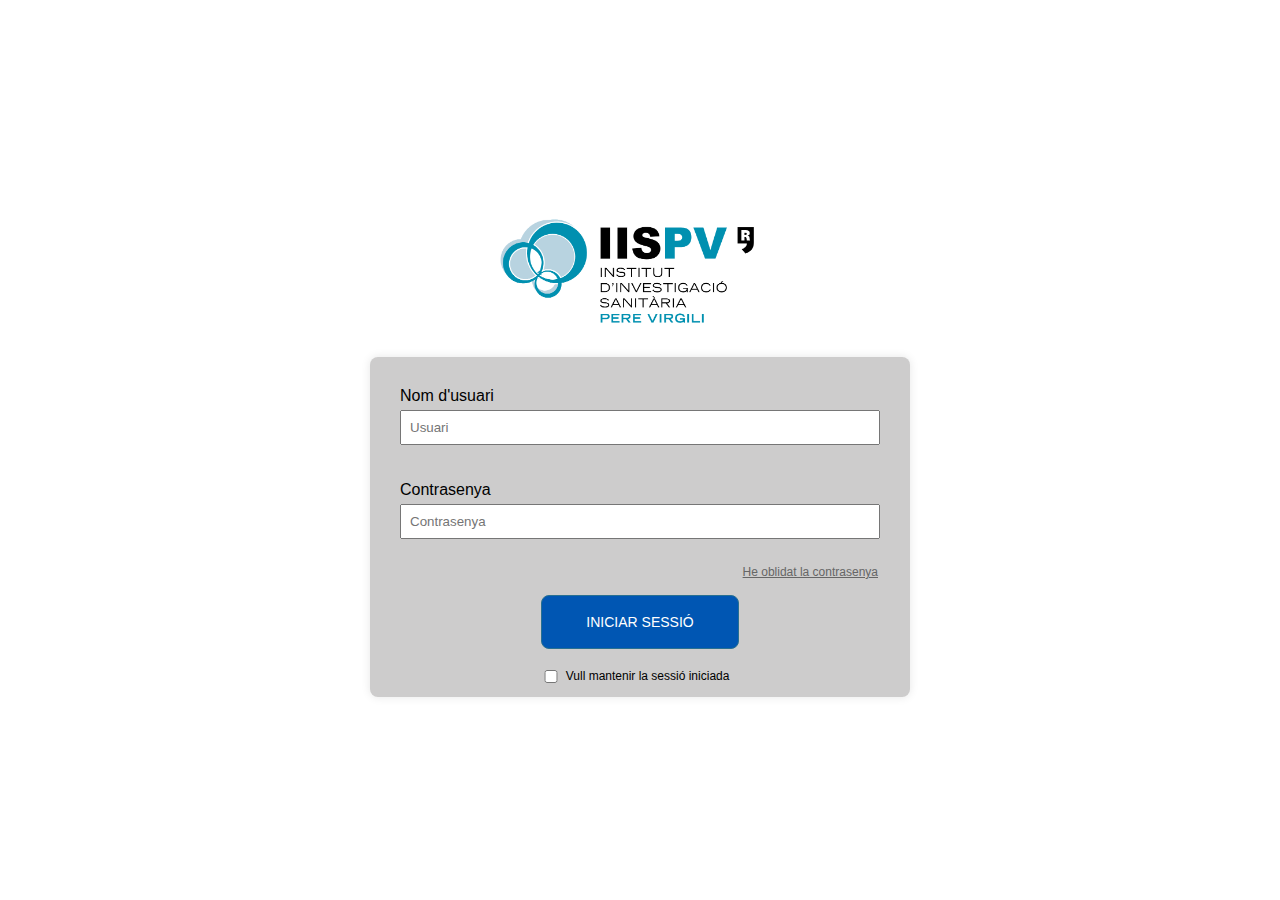
<file: pagina_web_1/Html/Index.html>
<!DOCTYPE html>
<html lang="en">
  <head>
    <meta charset="UTF-8" />
    <meta name="viewport" content="width=device-width, initial-scale=1.0" />
    <title>Reserva d'espais</title>
    <link rel="stylesheet" href="../Css/style-index.css" />
  </head>
  <body>
    <div class="login-container">
      <div class="logo-login">
        <img src="../Assets/Logo.png" />
      </div>
      <form>
        <p>
          Nom d'usuari
          <input type="text" name="login-name" placeholder="Usuari" />
        </p>
        <p>
          Contrasenya
          <input
            type="password"
            name="login-password"
            placeholder="Contrasenya"
          />
        </p>
        <div class="forgotten-password">
          <a href="">He oblidat la contrasenya </a>
        </div>
        <div class="button-container">
          <a href="./Reserves.html" class="login-button">INICIAR SESSIÓ</a>
        </div>
        <div class="checkbox-container">
          <input type="checkbox" />
          <label>Vull mantenir la sessió iniciada</label>
        </div>
      </form>
    </div>
  </body>
</html>
</file>
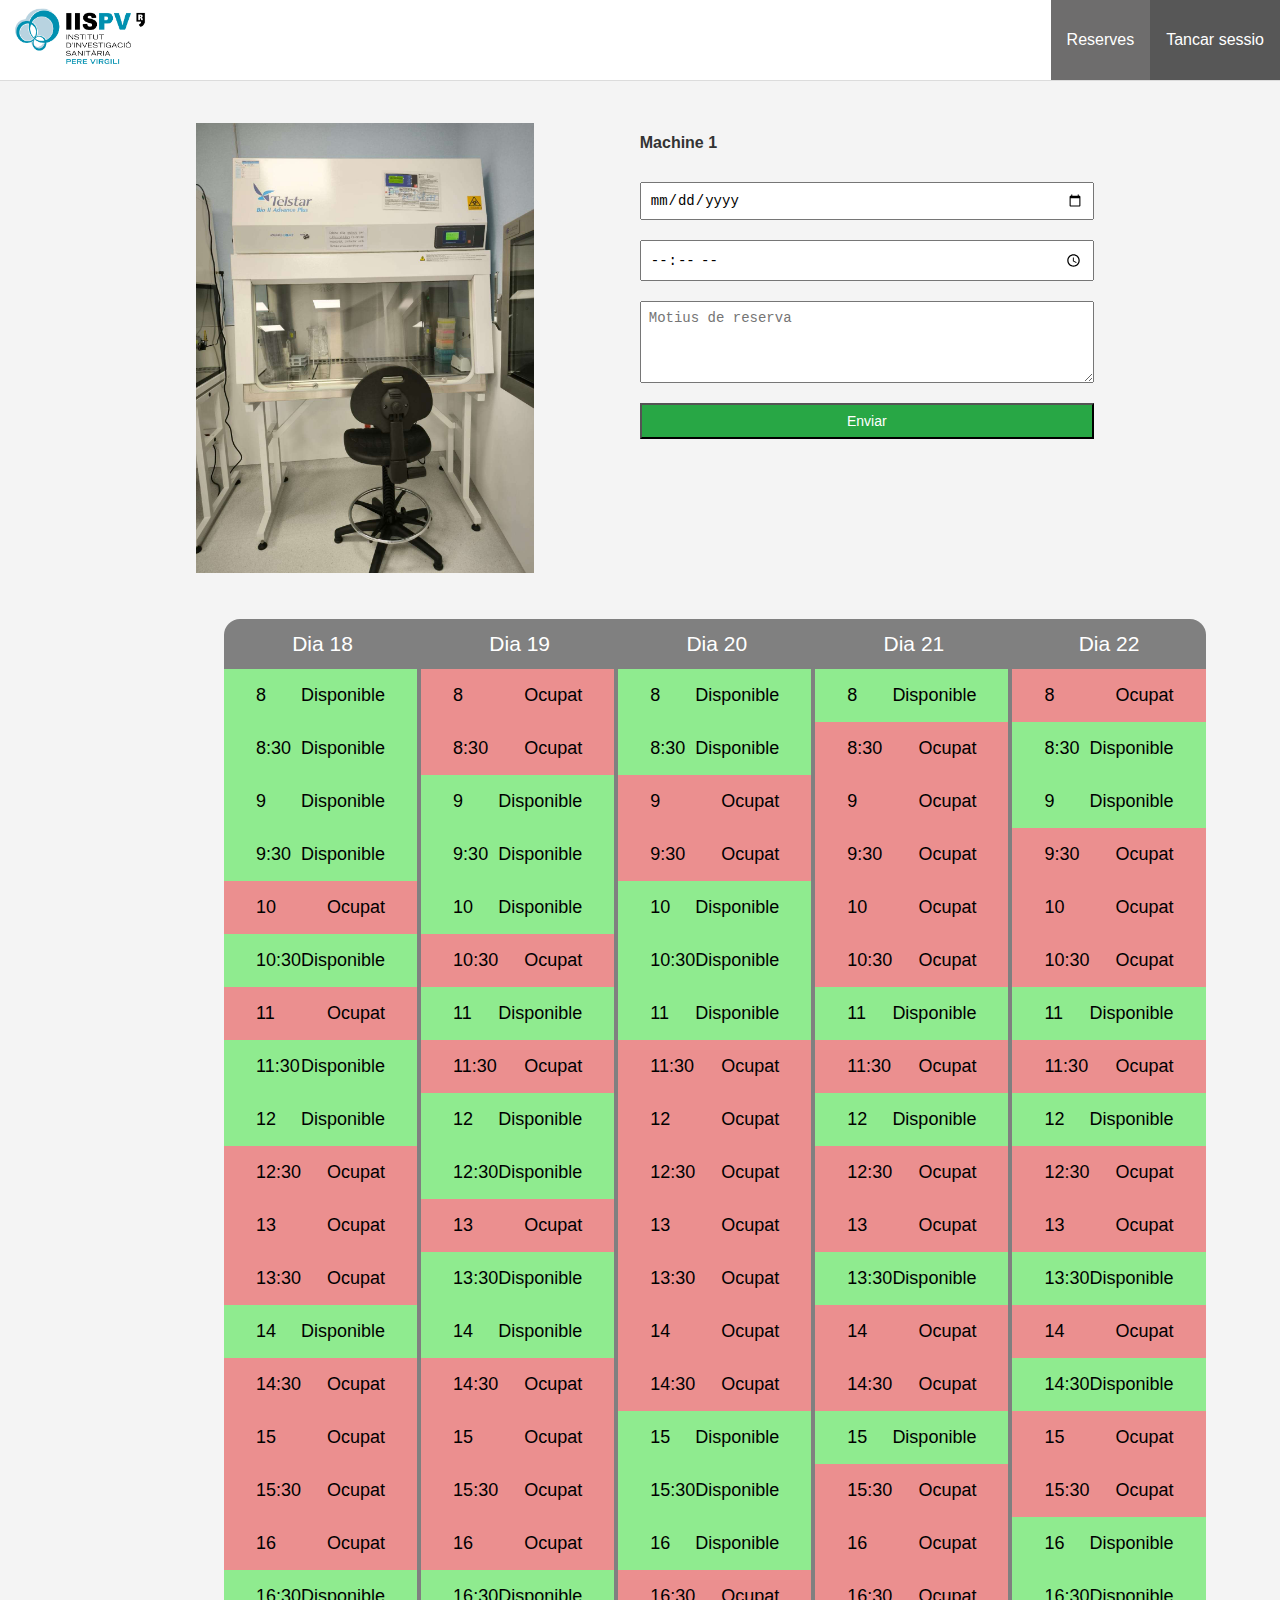
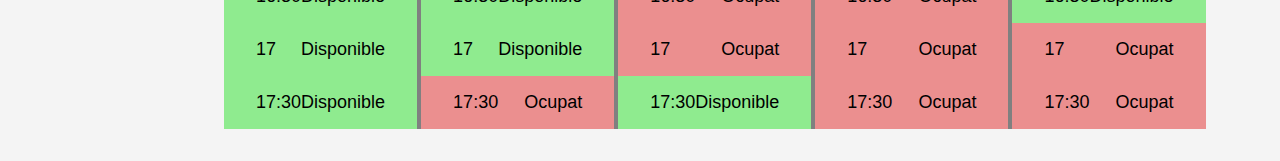
<file: pagina_web_1/Html/Machine1.html>
<!DOCTYPE html>
<html lang="en">
  <head>
    <meta charset="UTF-8" />
    <meta name="viewport" content="width=device-width, initial-scale=1.0" />
    <title>Machine 1</title>
    <link rel="stylesheet" href="../Css/style-machine.css" />
  </head>
  <body>
    <nav>
      <div class="navegador-logo">
        <img class="logo" src="../Assets/Logo.png" />
      </div>
      <div class="navegador-link">
        <a class="link-reserves" href="./Reserves.html">Reserves</a>
        <a class="link-tancar" href="./Index.html">Tancar sessio</a>
      </div>
    </nav>
    <div class="machine-section">
      <div class="machine-img">
        <img src="../Assets/SalaM1.jpg" alt="maquina 1" />
      </div>
      <div class="form-section">
        <h4>Machine 1</h4>
        <form>
          <input type="date" required />
          <input type="time" required />
          <textarea
            rows="4"
            cols="50"
            placeholder="Motius de reserva"
            required
          ></textarea>
          <button type="submit">Enviar</button>
        </form>
      </div>
    </div>
    <div class="calendar-container">
      <div class="day">
        <div class="calendar-day bordertop-left">Dia 18</div>
        <div class="calendar-hours">
          <div class="hours border-left available">
            <div class="hour">8</div>
            <div class="availability">Disponible</div>
          </div>
          <div class="hours border-left available">
            <div class="hour">8:30</div>
            <div class="availability">Disponible</div>
          </div>
          <div class="hours border-left available">
            <div class="hour">9</div>
            <div class="availability">Disponible</div>
          </div>
          <div class="hours border-left available">
            <div class="hour">9:30</div>
            <div class="availability">Disponible</div>
          </div>
          <div class="hours border-left taken">
            <div class="hour">10</div>
            <div class="availability">Ocupat</div>
          </div>
          <div class="hours border-left available">
            <div class="hour">10:30</div>
            <div class="availability">Disponible</div>
          </div>
          <div class="hours border-left taken">
            <div class="hour">11</div>
            <div class="availability">Ocupat</div>
          </div>
          <div class="hours border-left available">
            <div class="hour">11:30</div>
            <div class="availability">Disponible</div>
          </div>
          <div class="hours border-left available">
            <div class="hour">12</div>
            <div class="availability">Disponible</div>
          </div>
          <div class="hours border-left taken">
            <div class="hour">12:30</div>
            <div class="availability">Ocupat</div>
          </div>
          <div class="hours border-left taken">
            <div class="hour">13</div>
            <div class="availability">Ocupat</div>
          </div>
          <div class="hours border-left taken">
            <div class="hour">13:30</div>
            <div class="availability">Ocupat</div>
          </div>
          <div class="hours border-left available">
            <div class="hour">14</div>
            <div class="availability">Disponible</div>
          </div>
          <div class="hours border-left taken">
            <div class="hour">14:30</div>
            <div class="availability">Ocupat</div>
          </div>
          <div class="hours border-left taken">
            <div class="hour">15</div>
            <div class="availability">Ocupat</div>
          </div>
          <div class="hours border-left taken">
            <div class="hour">15:30</div>
            <div class="availability">Ocupat</div>
          </div>
          <div class="hours border-left taken">
            <div class="hour">16</div>
            <div class="availability">Ocupat</div>
          </div>
          <div class="hours border-left available">
            <div class="hour">16:30</div>
            <div class="availability">Disponible</div>
          </div>
          <div class="hours border-left available">
            <div class="hour">17</div>
            <div class="availability">Disponible</div>
          </div>
          <div class="hours border-left available">
            <div class="hour">17:30</div>
            <div class="availability">Disponible</div>
          </div>
        </div>
      </div>
      <div class="day">
        <div class="calendar-day">Dia 19</div>
        <div class="calendar-hours">
          <div class="hours border-left taken">
            <div class="hour">8</div>
            <div class="availability">Ocupat</div>
          </div>
          <div class="hours border-left taken">
            <div class="hour">8:30</div>
            <div class="availability">Ocupat</div>
          </div>
          <div class="hours border-left available">
            <div class="hour">9</div>
            <div class="availability">Disponible</div>
          </div>
          <div class="hours border-left available">
            <div class="hour">9:30</div>
            <div class="availability">Disponible</div>
          </div>
          <div class="hours border-left available">
            <div class="hour">10</div>
            <div class="availability">Disponible</div>
          </div>
          <div class="hours border-left taken">
            <div class="hour">10:30</div>
            <div class="availability">Ocupat</div>
          </div>
          <div class="hours border-left available">
            <div class="hour">11</div>
            <div class="availability">Disponible</div>
          </div>
          <div class="hours border-left taken">
            <div class="hour">11:30</div>
            <div class="availability">Ocupat</div>
          </div>
          <div class="hours border-left available">
            <div class="hour">12</div>
            <div class="availability">Disponible</div>
          </div>
          <div class="hours border-left available">
            <div class="hour">12:30</div>
            <div class="availability">Disponible</div>
          </div>
          <div class="hours border-left taken">
            <div class="hour">13</div>
            <div class="availability">Ocupat</div>
          </div>
          <div class="hours border-left available">
            <div class="hour">13:30</div>
            <div class="availability">Disponible</div>
          </div>
          <div class="hours border-left available">
            <div class="hour">14</div>
            <div class="availability">Disponible</div>
          </div>
          <div class="hours border-left taken">
            <div class="hour">14:30</div>
            <div class="availability">Ocupat</div>
          </div>
          <div class="hours border-left taken">
            <div class="hour">15</div>
            <div class="availability">Ocupat</div>
          </div>
          <div class="hours border-left taken">
            <div class="hour">15:30</div>
            <div class="availability">Ocupat</div>
          </div>
          <div class="hours border-left taken">
            <div class="hour">16</div>
            <div class="availability">Ocupat</div>
          </div>
          <div class="hours border-left available">
            <div class="hour">16:30</div>
            <div class="availability">Disponible</div>
          </div>
          <div class="hours border-left available">
            <div class="hour">17</div>
            <div class="availability">Disponible</div>
          </div>
          <div class="hours border-left taken">
            <div class="hour">17:30</div>
            <div class="availability">Ocupat</div>
          </div>
        </div>
      </div>
      <div class="day">
        <div class="calendar-day">Dia 20</div>
        <div class="calendar-hours">
          <div class="hours border-left available">
            <div class="hour">8</div>
            <div class="availability">Disponible</div>
          </div>
          <div class="hours border-left available">
            <div class="hour">8:30</div>
            <div class="availability">Disponible</div>
          </div>
          <div class="hours border-left taken">
            <div class="hour">9</div>
            <div class="availability">Ocupat</div>
          </div>
          <div class="hours border-left taken">
            <div class="hour">9:30</div>
            <div class="availability">Ocupat</div>
          </div>
          <div class="hours border-left available">
            <div class="hour">10</div>
            <div class="availability">Disponible</div>
          </div>
          <div class="hours border-left available">
            <div class="hour">10:30</div>
            <div class="availability">Disponible</div>
          </div>
          <div class="hours border-left available">
            <div class="hour">11</div>
            <div class="availability">Disponible</div>
          </div>
          <div class="hours border-left taken">
            <div class="hour">11:30</div>
            <div class="availability">Ocupat</div>
          </div>
          <div class="hours border-left taken">
            <div class="hour">12</div>
            <div class="availability">Ocupat</div>
          </div>
          <div class="hours border-left taken">
            <div class="hour">12:30</div>
            <div class="availability">Ocupat</div>
          </div>
          <div class="hours border-left taken">
            <div class="hour">13</div>
            <div class="availability">Ocupat</div>
          </div>
          <div class="hours border-left taken">
            <div class="hour">13:30</div>
            <div class="availability">Ocupat</div>
          </div>
          <div class="hours border-left taken">
            <div class="hour">14</div>
            <div class="availability">Ocupat</div>
          </div>
          <div class="hours border-left taken">
            <div class="hour">14:30</div>
            <div class="availability">Ocupat</div>
          </div>
          <div class="hours border-left available">
            <div class="hour">15</div>
            <div class="availability">Disponible</div>
          </div>
          <div class="hours border-left available">
            <div class="hour">15:30</div>
            <div class="availability">Disponible</div>
          </div>
          <div class="hours border-left available">
            <div class="hour">16</div>
            <div class="availability">Disponible</div>
          </div>
          <div class="hours border-left taken">
            <div class="hour">16:30</div>
            <div class="availability">Ocupat</div>
          </div>
          <div class="hours border-left taken">
            <div class="hour">17</div>
            <div class="availability">Ocupat</div>
          </div>
          <div class="hours border-left available">
            <div class="hour">17:30</div>
            <div class="availability">Disponible</div>
          </div>
        </div>
      </div>
      <div class="day">
        <div class="calendar-day">Dia 21</div>
        <div class="calendar-hours">
          <div class="hours border-left available">
            <div class="hour">8</div>
            <div class="availability">Disponible</div>
          </div>
          <div class="hours border-left taken ">
            <div class="hour">8:30</div>
            <div class="availability">Ocupat</div>
          </div>
          <div class="hours border-left taken ">
            <div class="hour">9</div>
            <div class="availability">Ocupat</div>
          </div>
          <div class="hours border-left taken ">
            <div class="hour">9:30</div>
            <div class="availability">Ocupat</div>
          </div>
          <div class="hours border-left taken ">
            <div class="hour">10</div>
            <div class="availability">Ocupat</div>
          </div>
          <div class="hours border-left taken ">
            <div class="hour">10:30</div>
            <div class="availability">Ocupat</div>
          </div>
          <div class="hours border-left available">
            <div class="hour">11</div>
            <div class="availability">Disponible</div>
          </div>
          <div class="hours border-left taken ">
            <div class="hour">11:30</div>
            <div class="availability">Ocupat</div>
          </div>
          <div class="hours border-left available">
            <div class="hour">12</div>
            <div class="availability">Disponible</div>
          </div>
          <div class="hours border-left taken ">
            <div class="hour">12:30</div>
            <div class="availability">Ocupat</div>
          </div>
          <div class="hours border-left taken ">
            <div class="hour">13</div>
            <div class="availability">Ocupat</div>
          </div>
          <div class="hours border-left available">
            <div class="hour">13:30</div>
            <div class="availability">Disponible</div>
          </div>
          <div class="hours border-left taken ">
            <div class="hour">14</div>
            <div class="availability">Ocupat</div>
          </div>
          <div class="hours border-left taken ">
            <div class="hour">14:30</div>
            <div class="availability">Ocupat</div>
          </div>
          <div class="hours border-left available">
            <div class="hour">15</div>
            <div class="availability">Disponible</div>
          </div>
          <div class="hours border-left taken ">
            <div class="hour">15:30</div>
            <div class="availability">Ocupat</div>
          </div>
          <div class="hours border-left taken ">
            <div class="hour">16</div>
            <div class="availability">Ocupat</div>
          </div>
          <div class="hours border-left taken ">
            <div class="hour">16:30</div>
            <div class="availability">Ocupat</div>
          </div>
          <div class="hours border-left taken ">
            <div class="hour">17</div>
            <div class="availability">Ocupat</div>
          </div>
          <div class="hours border-left taken ">
            <div class="hour">17:30</div>
            <div class="availability">Ocupat</div>
          </div>
        </div>
      </div>
      <div class="day">
        <div class="calendar-day bordertop-right">Dia 22</div>
        <div class="calendar-hours">
          <div class="hours taken">
            <div class="hour">8</div>
            <div class="availability">Ocupat</div>
          </div>
          <div class="hours available">
            <div class="hour">8:30</div>
            <div class="availability">Disponible</div>
          </div>
          <div class="hours available">
            <div class="hour">9</div>
            <div class="availability">Disponible</div>
          </div>
          <div class="hours taken">
            <div class="hour">9:30</div>
            <div class="availability">Ocupat</div>
          </div>
          <div class="hours taken">
            <div class="hour">10</div>
            <div class="availability">Ocupat</div>
          </div>
          <div class="hours taken">
            <div class="hour">10:30</div>
            <div class="availability">Ocupat</div>
          </div>
          <div class="hours available">
            <div class="hour">11</div>
            <div class="availability">Disponible</div>
          </div>
          <div class="hours taken">
            <div class="hour">11:30</div>
            <div class="availability">Ocupat</div>
          </div>
          <div class="hours available">
            <div class="hour">12</div>
            <div class="availability">Disponible</div>
          </div>
          <div class="hours taken">
            <div class="hour">12:30</div>
            <div class="availability">Ocupat</div>
          </div>
          <div class="hours taken">
            <div class="hour">13</div>
            <div class="availability">Ocupat</div>
          </div>
          <div class="hours available">
            <div class="hour">13:30</div>
            <div class="availability">Disponible</div>
          </div>
          <div class="hours taken">
            <div class="hour">14</div>
            <div class="availability">Ocupat</div>
          </div>
          <div class="hours available">
            <div class="hour">14:30</div>
            <div class="availability">Disponible</div>
          </div>
          <div class="hours taken">
            <div class="hour">15</div>
            <div class="availability">Ocupat</div>
          </div>
          <div class="hours taken">
            <div class="hour">15:30</div>
            <div class="availability">Ocupat</div>
          </div>
          <div class="hours available">
            <div class="hour">16</div>
            <div class="availability">Disponible</div>
          </div>
          <div class="hours available">
            <div class="hour">16:30</div>
            <div class="availability">Disponible</div>
          </div>
          <div class="hours taken">
            <div class="hour">17</div>
            <div class="availability">Ocupat</div>
          </div>
          <div class="hours taken">
            <div class="hour">17:30</div>
            <div class="availability">Ocupat</div>
          </div>
        </div>
      </div>
    </div>
  </body>
</html>
</file>
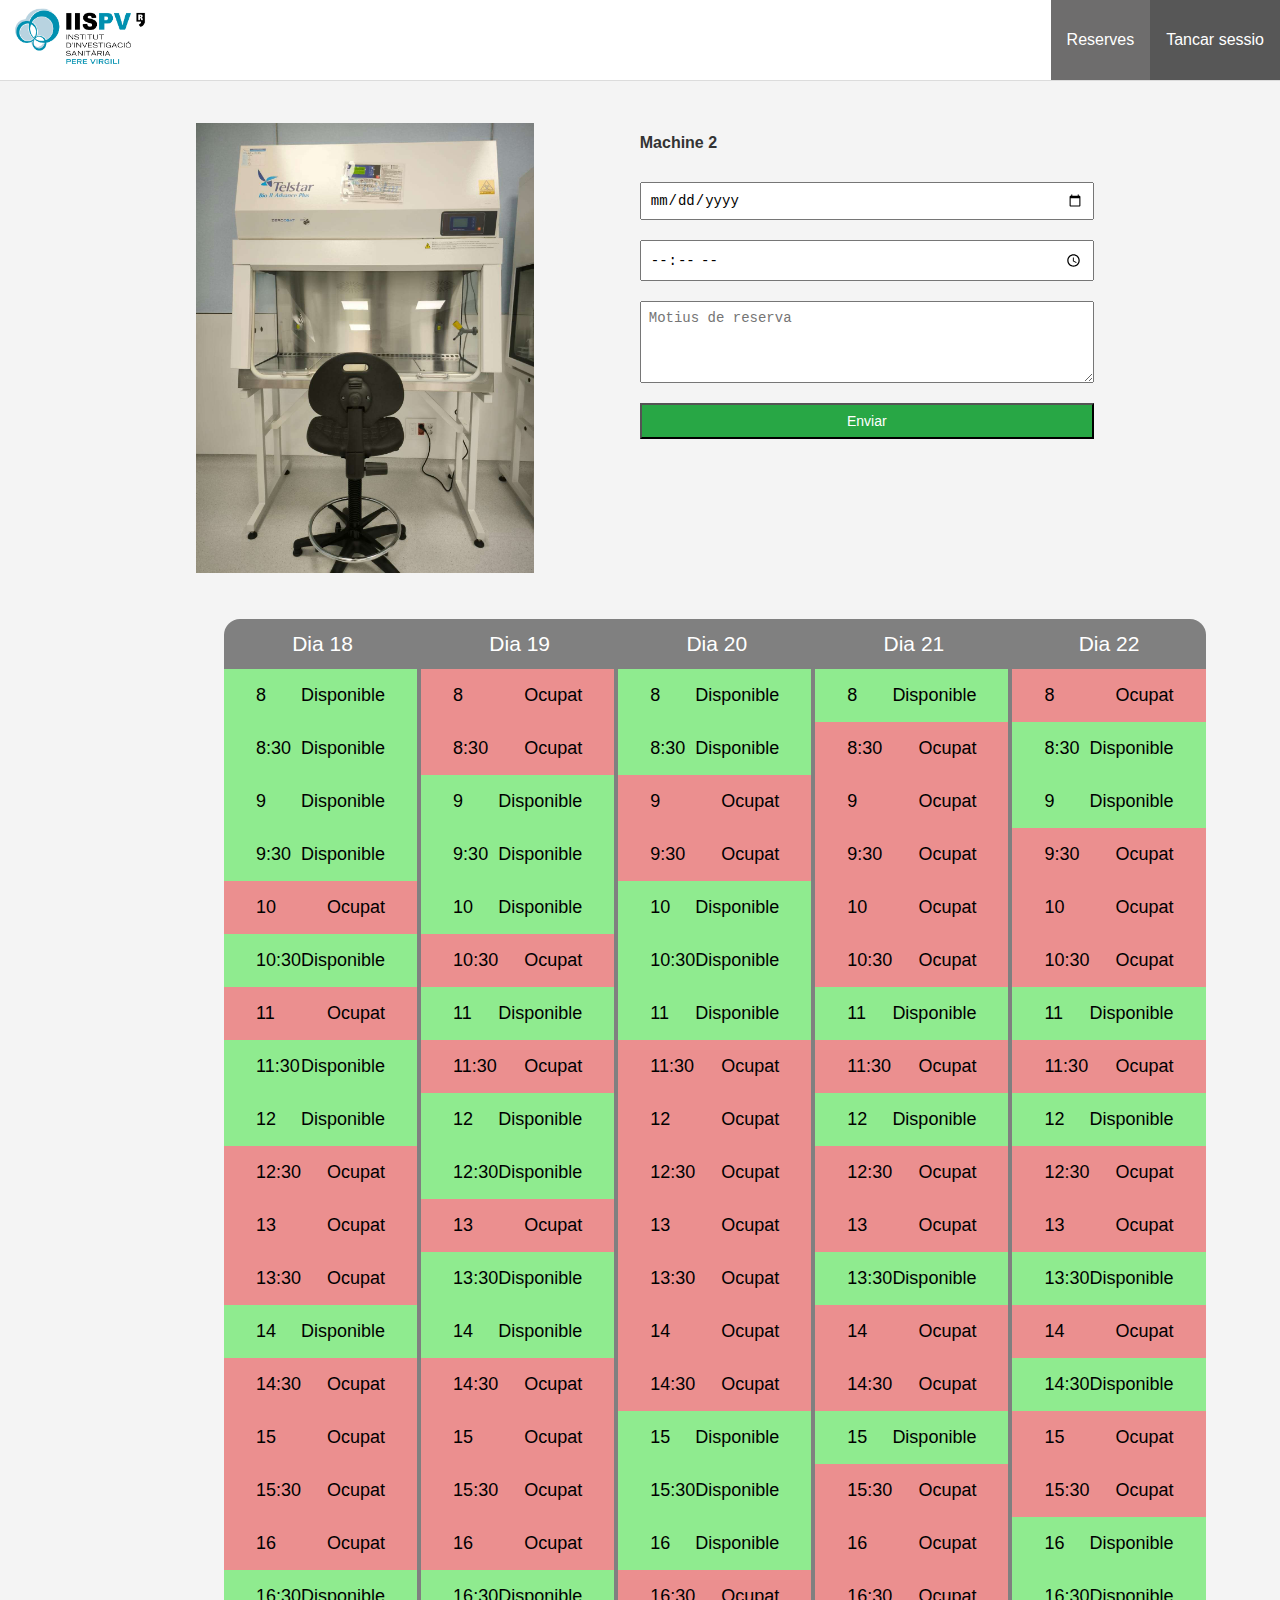
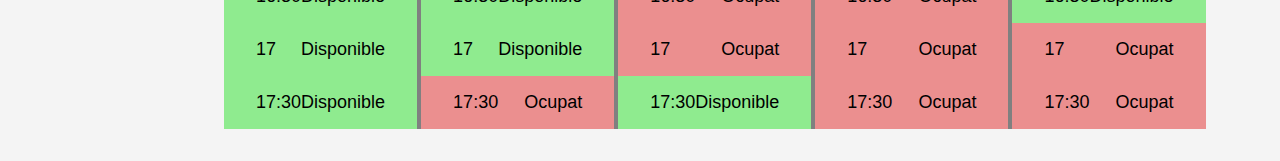
<file: pagina_web_1/Html/Machine2.html>
<!DOCTYPE html>
<html lang="en">
  <head>
    <meta charset="UTF-8" />
    <meta name="viewport" content="width=device-width, initial-scale=1.0" />
    <title>Machine 2</title>
    <link rel="stylesheet" href="../Css/style-machine.css" />
  </head>
  <body>
    <nav>
      <div class="navegador-logo">
        <img class="logo" src="../Assets/Logo.png" />
      </div>
      <div class="navegador-link">
        <a class="link-reserves" href="./Reserves.html">Reserves</a>
        <a class="link-tancar" href="./Index.html">Tancar sessio</a>
      </div>
    </nav>
    <div class="machine-section">
      <div class="machine-img">
        <img src="../Assets/SalaM2.jpg" alt="maquina 2" />
      </div>
      <div class="form-section">
        <h4>Machine 2</h4>
        <form>
          <input type="date" required />
          <input type="time" required />
          <textarea
            rows="4"
            cols="50"
            placeholder="Motius de reserva"
            required
          ></textarea>
          <button type="submit">Enviar</button>
        </form>
      </div>
    </div>
    <div class="calendar-container">
      <div class="day">
        <div class="calendar-day bordertop-left">Dia 18</div>
        <div class="calendar-hours">
          <div class="hours border-left available">
            <div class="hour">8</div>
            <div class="availability">Disponible</div>
          </div>
          <div class="hours border-left available">
            <div class="hour">8:30</div>
            <div class="availability">Disponible</div>
          </div>
          <div class="hours border-left available">
            <div class="hour">9</div>
            <div class="availability">Disponible</div>
          </div>
          <div class="hours border-left available">
            <div class="hour">9:30</div>
            <div class="availability">Disponible</div>
          </div>
          <div class="hours border-left taken">
            <div class="hour">10</div>
            <div class="availability">Ocupat</div>
          </div>
          <div class="hours border-left available">
            <div class="hour">10:30</div>
            <div class="availability">Disponible</div>
          </div>
          <div class="hours border-left taken">
            <div class="hour">11</div>
            <div class="availability">Ocupat</div>
          </div>
          <div class="hours border-left available">
            <div class="hour">11:30</div>
            <div class="availability">Disponible</div>
          </div>
          <div class="hours border-left available">
            <div class="hour">12</div>
            <div class="availability">Disponible</div>
          </div>
          <div class="hours border-left taken">
            <div class="hour">12:30</div>
            <div class="availability">Ocupat</div>
          </div>
          <div class="hours border-left taken">
            <div class="hour">13</div>
            <div class="availability">Ocupat</div>
          </div>
          <div class="hours border-left taken">
            <div class="hour">13:30</div>
            <div class="availability">Ocupat</div>
          </div>
          <div class="hours border-left available">
            <div class="hour">14</div>
            <div class="availability">Disponible</div>
          </div>
          <div class="hours border-left taken">
            <div class="hour">14:30</div>
            <div class="availability">Ocupat</div>
          </div>
          <div class="hours border-left taken">
            <div class="hour">15</div>
            <div class="availability">Ocupat</div>
          </div>
          <div class="hours border-left taken">
            <div class="hour">15:30</div>
            <div class="availability">Ocupat</div>
          </div>
          <div class="hours border-left taken">
            <div class="hour">16</div>
            <div class="availability">Ocupat</div>
          </div>
          <div class="hours border-left available">
            <div class="hour">16:30</div>
            <div class="availability">Disponible</div>
          </div>
          <div class="hours border-left available">
            <div class="hour">17</div>
            <div class="availability">Disponible</div>
          </div>
          <div class="hours border-left available">
            <div class="hour">17:30</div>
            <div class="availability">Disponible</div>
          </div>
        </div>
      </div>
      <div class="day">
        <div class="calendar-day">Dia 19</div>
        <div class="calendar-hours">
          <div class="hours border-left taken">
            <div class="hour">8</div>
            <div class="availability">Ocupat</div>
          </div>
          <div class="hours border-left taken">
            <div class="hour">8:30</div>
            <div class="availability">Ocupat</div>
          </div>
          <div class="hours border-left available">
            <div class="hour">9</div>
            <div class="availability">Disponible</div>
          </div>
          <div class="hours border-left available">
            <div class="hour">9:30</div>
            <div class="availability">Disponible</div>
          </div>
          <div class="hours border-left available">
            <div class="hour">10</div>
            <div class="availability">Disponible</div>
          </div>
          <div class="hours border-left taken">
            <div class="hour">10:30</div>
            <div class="availability">Ocupat</div>
          </div>
          <div class="hours border-left available">
            <div class="hour">11</div>
            <div class="availability">Disponible</div>
          </div>
          <div class="hours border-left taken">
            <div class="hour">11:30</div>
            <div class="availability">Ocupat</div>
          </div>
          <div class="hours border-left available">
            <div class="hour">12</div>
            <div class="availability">Disponible</div>
          </div>
          <div class="hours border-left available">
            <div class="hour">12:30</div>
            <div class="availability">Disponible</div>
          </div>
          <div class="hours border-left taken">
            <div class="hour">13</div>
            <div class="availability">Ocupat</div>
          </div>
          <div class="hours border-left available">
            <div class="hour">13:30</div>
            <div class="availability">Disponible</div>
          </div>
          <div class="hours border-left available">
            <div class="hour">14</div>
            <div class="availability">Disponible</div>
          </div>
          <div class="hours border-left taken">
            <div class="hour">14:30</div>
            <div class="availability">Ocupat</div>
          </div>
          <div class="hours border-left taken">
            <div class="hour">15</div>
            <div class="availability">Ocupat</div>
          </div>
          <div class="hours border-left taken">
            <div class="hour">15:30</div>
            <div class="availability">Ocupat</div>
          </div>
          <div class="hours border-left taken">
            <div class="hour">16</div>
            <div class="availability">Ocupat</div>
          </div>
          <div class="hours border-left available">
            <div class="hour">16:30</div>
            <div class="availability">Disponible</div>
          </div>
          <div class="hours border-left available">
            <div class="hour">17</div>
            <div class="availability">Disponible</div>
          </div>
          <div class="hours border-left taken">
            <div class="hour">17:30</div>
            <div class="availability">Ocupat</div>
          </div>
        </div>
      </div>
      <div class="day">
        <div class="calendar-day">Dia 20</div>
        <div class="calendar-hours">
          <div class="hours border-left available">
            <div class="hour">8</div>
            <div class="availability">Disponible</div>
          </div>
          <div class="hours border-left available">
            <div class="hour">8:30</div>
            <div class="availability">Disponible</div>
          </div>
          <div class="hours border-left taken">
            <div class="hour">9</div>
            <div class="availability">Ocupat</div>
          </div>
          <div class="hours border-left taken">
            <div class="hour">9:30</div>
            <div class="availability">Ocupat</div>
          </div>
          <div class="hours border-left available">
            <div class="hour">10</div>
            <div class="availability">Disponible</div>
          </div>
          <div class="hours border-left available">
            <div class="hour">10:30</div>
            <div class="availability">Disponible</div>
          </div>
          <div class="hours border-left available">
            <div class="hour">11</div>
            <div class="availability">Disponible</div>
          </div>
          <div class="hours border-left taken">
            <div class="hour">11:30</div>
            <div class="availability">Ocupat</div>
          </div>
          <div class="hours border-left taken">
            <div class="hour">12</div>
            <div class="availability">Ocupat</div>
          </div>
          <div class="hours border-left taken">
            <div class="hour">12:30</div>
            <div class="availability">Ocupat</div>
          </div>
          <div class="hours border-left taken">
            <div class="hour">13</div>
            <div class="availability">Ocupat</div>
          </div>
          <div class="hours border-left taken">
            <div class="hour">13:30</div>
            <div class="availability">Ocupat</div>
          </div>
          <div class="hours border-left taken">
            <div class="hour">14</div>
            <div class="availability">Ocupat</div>
          </div>
          <div class="hours border-left taken">
            <div class="hour">14:30</div>
            <div class="availability">Ocupat</div>
          </div>
          <div class="hours border-left available">
            <div class="hour">15</div>
            <div class="availability">Disponible</div>
          </div>
          <div class="hours border-left available">
            <div class="hour">15:30</div>
            <div class="availability">Disponible</div>
          </div>
          <div class="hours border-left available">
            <div class="hour">16</div>
            <div class="availability">Disponible</div>
          </div>
          <div class="hours border-left taken">
            <div class="hour">16:30</div>
            <div class="availability">Ocupat</div>
          </div>
          <div class="hours border-left taken">
            <div class="hour">17</div>
            <div class="availability">Ocupat</div>
          </div>
          <div class="hours border-left available">
            <div class="hour">17:30</div>
            <div class="availability">Disponible</div>
          </div>
        </div>
      </div>
      <div class="day">
        <div class="calendar-day">Dia 21</div>
        <div class="calendar-hours">
          <div class="hours border-left available">
            <div class="hour">8</div>
            <div class="availability">Disponible</div>
          </div>
          <div class="hours border-left taken ">
            <div class="hour">8:30</div>
            <div class="availability">Ocupat</div>
          </div>
          <div class="hours border-left taken ">
            <div class="hour">9</div>
            <div class="availability">Ocupat</div>
          </div>
          <div class="hours border-left taken ">
            <div class="hour">9:30</div>
            <div class="availability">Ocupat</div>
          </div>
          <div class="hours border-left taken ">
            <div class="hour">10</div>
            <div class="availability">Ocupat</div>
          </div>
          <div class="hours border-left taken ">
            <div class="hour">10:30</div>
            <div class="availability">Ocupat</div>
          </div>
          <div class="hours border-left available">
            <div class="hour">11</div>
            <div class="availability">Disponible</div>
          </div>
          <div class="hours border-left taken ">
            <div class="hour">11:30</div>
            <div class="availability">Ocupat</div>
          </div>
          <div class="hours border-left available">
            <div class="hour">12</div>
            <div class="availability">Disponible</div>
          </div>
          <div class="hours border-left taken ">
            <div class="hour">12:30</div>
            <div class="availability">Ocupat</div>
          </div>
          <div class="hours border-left taken ">
            <div class="hour">13</div>
            <div class="availability">Ocupat</div>
          </div>
          <div class="hours border-left available">
            <div class="hour">13:30</div>
            <div class="availability">Disponible</div>
          </div>
          <div class="hours border-left taken ">
            <div class="hour">14</div>
            <div class="availability">Ocupat</div>
          </div>
          <div class="hours border-left taken ">
            <div class="hour">14:30</div>
            <div class="availability">Ocupat</div>
          </div>
          <div class="hours border-left available">
            <div class="hour">15</div>
            <div class="availability">Disponible</div>
          </div>
          <div class="hours border-left taken ">
            <div class="hour">15:30</div>
            <div class="availability">Ocupat</div>
          </div>
          <div class="hours border-left taken ">
            <div class="hour">16</div>
            <div class="availability">Ocupat</div>
          </div>
          <div class="hours border-left taken ">
            <div class="hour">16:30</div>
            <div class="availability">Ocupat</div>
          </div>
          <div class="hours border-left taken ">
            <div class="hour">17</div>
            <div class="availability">Ocupat</div>
          </div>
          <div class="hours border-left taken ">
            <div class="hour">17:30</div>
            <div class="availability">Ocupat</div>
          </div>
        </div>
      </div>
      <div class="day">
        <div class="calendar-day bordertop-right">Dia 22</div>
        <div class="calendar-hours">
          <div class="hours taken">
            <div class="hour">8</div>
            <div class="availability">Ocupat</div>
          </div>
          <div class="hours available">
            <div class="hour">8:30</div>
            <div class="availability">Disponible</div>
          </div>
          <div class="hours available">
            <div class="hour">9</div>
            <div class="availability">Disponible</div>
          </div>
          <div class="hours taken">
            <div class="hour">9:30</div>
            <div class="availability">Ocupat</div>
          </div>
          <div class="hours taken">
            <div class="hour">10</div>
            <div class="availability">Ocupat</div>
          </div>
          <div class="hours taken">
            <div class="hour">10:30</div>
            <div class="availability">Ocupat</div>
          </div>
          <div class="hours available">
            <div class="hour">11</div>
            <div class="availability">Disponible</div>
          </div>
          <div class="hours taken">
            <div class="hour">11:30</div>
            <div class="availability">Ocupat</div>
          </div>
          <div class="hours available">
            <div class="hour">12</div>
            <div class="availability">Disponible</div>
          </div>
          <div class="hours taken">
            <div class="hour">12:30</div>
            <div class="availability">Ocupat</div>
          </div>
          <div class="hours taken">
            <div class="hour">13</div>
            <div class="availability">Ocupat</div>
          </div>
          <div class="hours available">
            <div class="hour">13:30</div>
            <div class="availability">Disponible</div>
          </div>
          <div class="hours taken">
            <div class="hour">14</div>
            <div class="availability">Ocupat</div>
          </div>
          <div class="hours available">
            <div class="hour">14:30</div>
            <div class="availability">Disponible</div>
          </div>
          <div class="hours taken">
            <div class="hour">15</div>
            <div class="availability">Ocupat</div>
          </div>
          <div class="hours taken">
            <div class="hour">15:30</div>
            <div class="availability">Ocupat</div>
          </div>
          <div class="hours available">
            <div class="hour">16</div>
            <div class="availability">Disponible</div>
          </div>
          <div class="hours available">
            <div class="hour">16:30</div>
            <div class="availability">Disponible</div>
          </div>
          <div class="hours taken">
            <div class="hour">17</div>
            <div class="availability">Ocupat</div>
          </div>
          <div class="hours taken">
            <div class="hour">17:30</div>
            <div class="availability">Ocupat</div>
          </div>
        </div>
      </div>
    </div>
  </body>
</html>
</file>
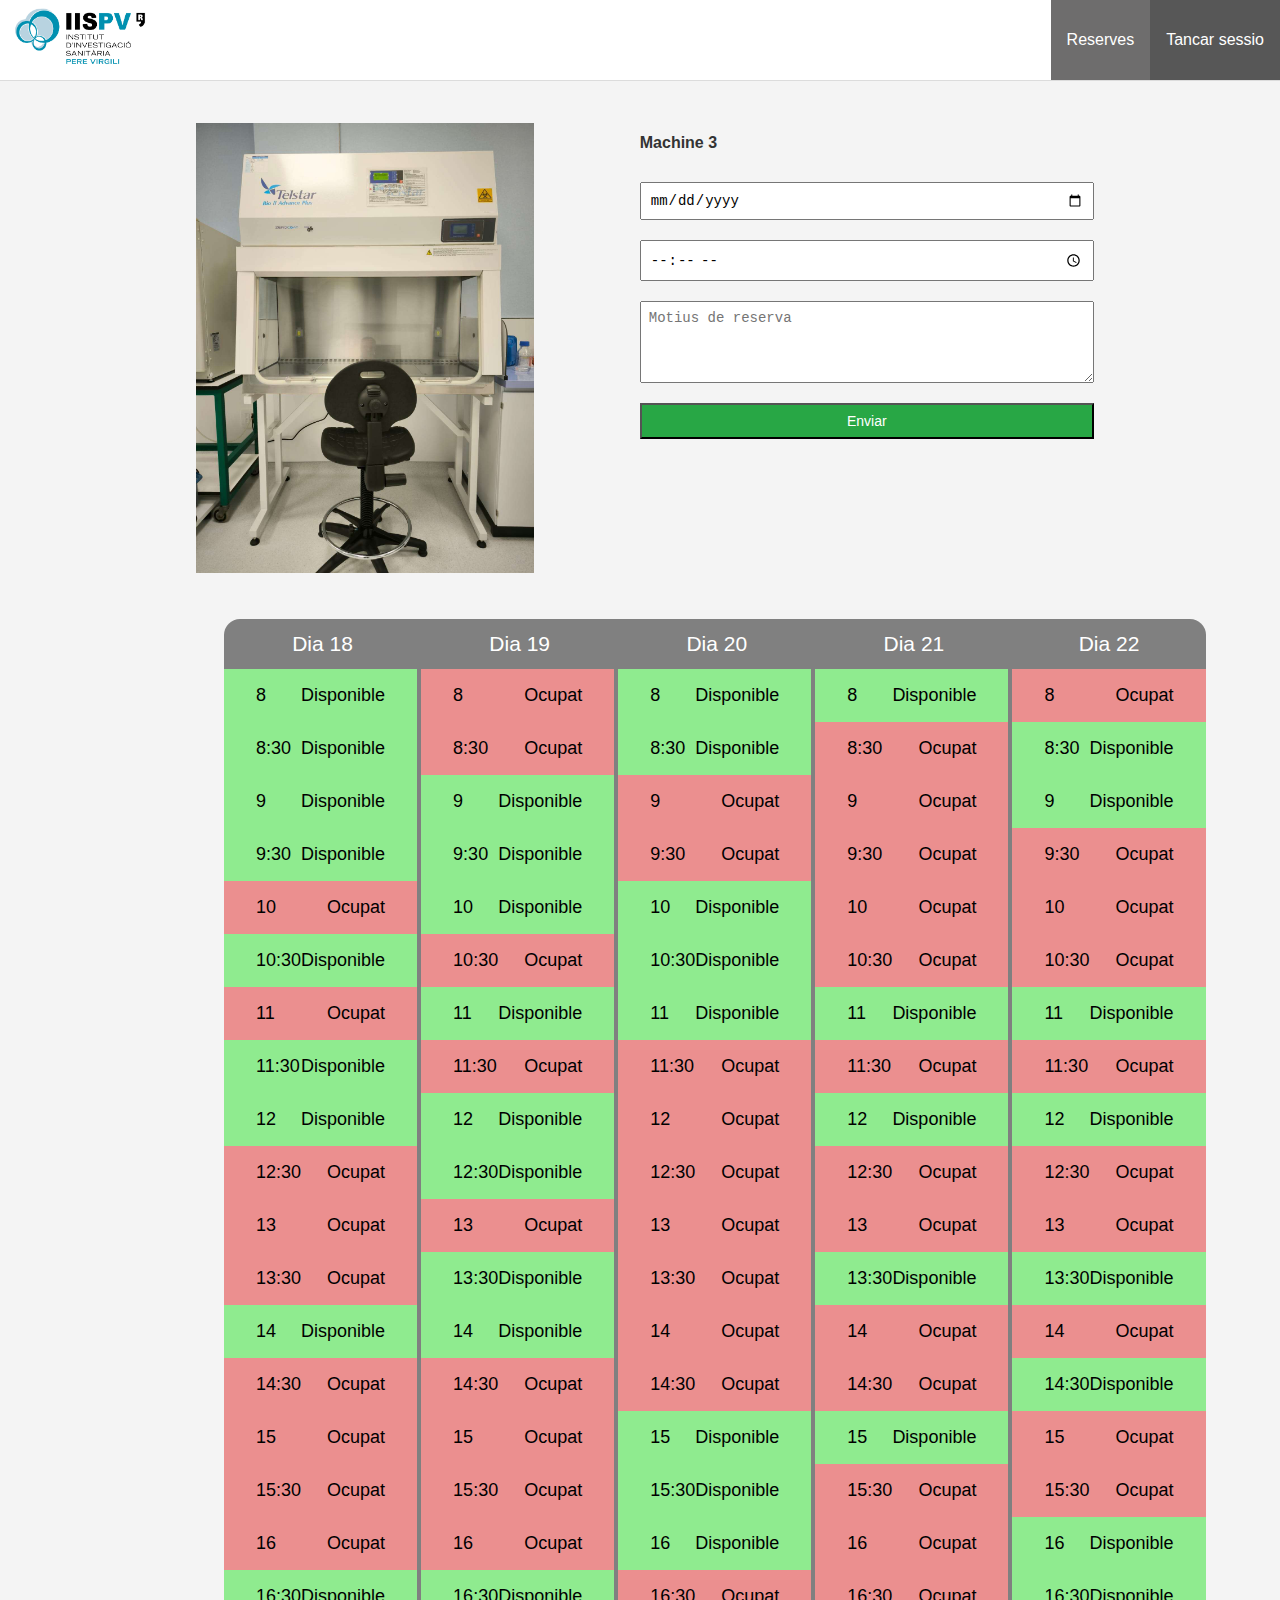
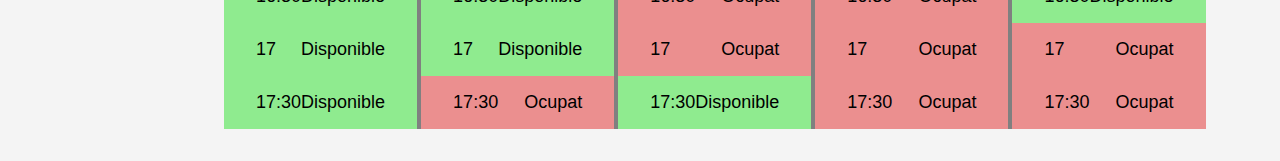
<file: pagina_web_1/Html/Machine3.html>
<!DOCTYPE html>
<html lang="en">
  <head>
    <meta charset="UTF-8" />
    <meta name="viewport" content="width=device-width, initial-scale=1.0" />
    <title>Machine 3</title>
    <link rel="stylesheet" href="../Css/style-machine.css" />
  </head>
  <body>
    <nav>
      <div class="navegador-logo">
        <img class="logo" src="../Assets/Logo.png" />
      </div>
      <div class="navegador-link">
        <a class="link-reserves" href="./Reserves.html">Reserves</a>
        <a class="link-tancar" href="./Index.html">Tancar sessio</a>
      </div>
    </nav>
    <div class="machine-section">
      <div class="machine-img">
        <img src="../Assets/SalaM3.jpg" alt="maquina 3" />
      </div>
      <div class="form-section">
        <h4>Machine 3</h4>
        <form>
          <input type="date" required />
          <input type="time" required />
          <textarea
            rows="4"
            cols="50"
            placeholder="Motius de reserva"
            required
          ></textarea>
          <button type="submit">Enviar</button>
        </form>
      </div>
    </div>
    <div class="calendar-container">
      <div class="day">
        <div class="calendar-day bordertop-left">Dia 18</div>
        <div class="calendar-hours">
          <div class="hours border-left available">
            <div class="hour">8</div>
            <div class="availability">Disponible</div>
          </div>
          <div class="hours border-left available">
            <div class="hour">8:30</div>
            <div class="availability">Disponible</div>
          </div>
          <div class="hours border-left available">
            <div class="hour">9</div>
            <div class="availability">Disponible</div>
          </div>
          <div class="hours border-left available">
            <div class="hour">9:30</div>
            <div class="availability">Disponible</div>
          </div>
          <div class="hours border-left taken">
            <div class="hour">10</div>
            <div class="availability">Ocupat</div>
          </div>
          <div class="hours border-left available">
            <div class="hour">10:30</div>
            <div class="availability">Disponible</div>
          </div>
          <div class="hours border-left taken">
            <div class="hour">11</div>
            <div class="availability">Ocupat</div>
          </div>
          <div class="hours border-left available">
            <div class="hour">11:30</div>
            <div class="availability">Disponible</div>
          </div>
          <div class="hours border-left available">
            <div class="hour">12</div>
            <div class="availability">Disponible</div>
          </div>
          <div class="hours border-left taken">
            <div class="hour">12:30</div>
            <div class="availability">Ocupat</div>
          </div>
          <div class="hours border-left taken">
            <div class="hour">13</div>
            <div class="availability">Ocupat</div>
          </div>
          <div class="hours border-left taken">
            <div class="hour">13:30</div>
            <div class="availability">Ocupat</div>
          </div>
          <div class="hours border-left available">
            <div class="hour">14</div>
            <div class="availability">Disponible</div>
          </div>
          <div class="hours border-left taken">
            <div class="hour">14:30</div>
            <div class="availability">Ocupat</div>
          </div>
          <div class="hours border-left taken">
            <div class="hour">15</div>
            <div class="availability">Ocupat</div>
          </div>
          <div class="hours border-left taken">
            <div class="hour">15:30</div>
            <div class="availability">Ocupat</div>
          </div>
          <div class="hours border-left taken">
            <div class="hour">16</div>
            <div class="availability">Ocupat</div>
          </div>
          <div class="hours border-left available">
            <div class="hour">16:30</div>
            <div class="availability">Disponible</div>
          </div>
          <div class="hours border-left available">
            <div class="hour">17</div>
            <div class="availability">Disponible</div>
          </div>
          <div class="hours border-left available">
            <div class="hour">17:30</div>
            <div class="availability">Disponible</div>
          </div>
        </div>
      </div>
      <div class="day">
        <div class="calendar-day">Dia 19</div>
        <div class="calendar-hours">
          <div class="hours border-left taken">
            <div class="hour">8</div>
            <div class="availability">Ocupat</div>
          </div>
          <div class="hours border-left taken">
            <div class="hour">8:30</div>
            <div class="availability">Ocupat</div>
          </div>
          <div class="hours border-left available">
            <div class="hour">9</div>
            <div class="availability">Disponible</div>
          </div>
          <div class="hours border-left available">
            <div class="hour">9:30</div>
            <div class="availability">Disponible</div>
          </div>
          <div class="hours border-left available">
            <div class="hour">10</div>
            <div class="availability">Disponible</div>
          </div>
          <div class="hours border-left taken">
            <div class="hour">10:30</div>
            <div class="availability">Ocupat</div>
          </div>
          <div class="hours border-left available">
            <div class="hour">11</div>
            <div class="availability">Disponible</div>
          </div>
          <div class="hours border-left taken">
            <div class="hour">11:30</div>
            <div class="availability">Ocupat</div>
          </div>
          <div class="hours border-left available">
            <div class="hour">12</div>
            <div class="availability">Disponible</div>
          </div>
          <div class="hours border-left available">
            <div class="hour">12:30</div>
            <div class="availability">Disponible</div>
          </div>
          <div class="hours border-left taken">
            <div class="hour">13</div>
            <div class="availability">Ocupat</div>
          </div>
          <div class="hours border-left available">
            <div class="hour">13:30</div>
            <div class="availability">Disponible</div>
          </div>
          <div class="hours border-left available">
            <div class="hour">14</div>
            <div class="availability">Disponible</div>
          </div>
          <div class="hours border-left taken">
            <div class="hour">14:30</div>
            <div class="availability">Ocupat</div>
          </div>
          <div class="hours border-left taken">
            <div class="hour">15</div>
            <div class="availability">Ocupat</div>
          </div>
          <div class="hours border-left taken">
            <div class="hour">15:30</div>
            <div class="availability">Ocupat</div>
          </div>
          <div class="hours border-left taken">
            <div class="hour">16</div>
            <div class="availability">Ocupat</div>
          </div>
          <div class="hours border-left available">
            <div class="hour">16:30</div>
            <div class="availability">Disponible</div>
          </div>
          <div class="hours border-left available">
            <div class="hour">17</div>
            <div class="availability">Disponible</div>
          </div>
          <div class="hours border-left taken">
            <div class="hour">17:30</div>
            <div class="availability">Ocupat</div>
          </div>
        </div>
      </div>
      <div class="day">
        <div class="calendar-day">Dia 20</div>
        <div class="calendar-hours">
          <div class="hours border-left available">
            <div class="hour">8</div>
            <div class="availability">Disponible</div>
          </div>
          <div class="hours border-left available">
            <div class="hour">8:30</div>
            <div class="availability">Disponible</div>
          </div>
          <div class="hours border-left taken">
            <div class="hour">9</div>
            <div class="availability">Ocupat</div>
          </div>
          <div class="hours border-left taken">
            <div class="hour">9:30</div>
            <div class="availability">Ocupat</div>
          </div>
          <div class="hours border-left available">
            <div class="hour">10</div>
            <div class="availability">Disponible</div>
          </div>
          <div class="hours border-left available">
            <div class="hour">10:30</div>
            <div class="availability">Disponible</div>
          </div>
          <div class="hours border-left available">
            <div class="hour">11</div>
            <div class="availability">Disponible</div>
          </div>
          <div class="hours border-left taken">
            <div class="hour">11:30</div>
            <div class="availability">Ocupat</div>
          </div>
          <div class="hours border-left taken">
            <div class="hour">12</div>
            <div class="availability">Ocupat</div>
          </div>
          <div class="hours border-left taken">
            <div class="hour">12:30</div>
            <div class="availability">Ocupat</div>
          </div>
          <div class="hours border-left taken">
            <div class="hour">13</div>
            <div class="availability">Ocupat</div>
          </div>
          <div class="hours border-left taken">
            <div class="hour">13:30</div>
            <div class="availability">Ocupat</div>
          </div>
          <div class="hours border-left taken">
            <div class="hour">14</div>
            <div class="availability">Ocupat</div>
          </div>
          <div class="hours border-left taken">
            <div class="hour">14:30</div>
            <div class="availability">Ocupat</div>
          </div>
          <div class="hours border-left available">
            <div class="hour">15</div>
            <div class="availability">Disponible</div>
          </div>
          <div class="hours border-left available">
            <div class="hour">15:30</div>
            <div class="availability">Disponible</div>
          </div>
          <div class="hours border-left available">
            <div class="hour">16</div>
            <div class="availability">Disponible</div>
          </div>
          <div class="hours border-left taken">
            <div class="hour">16:30</div>
            <div class="availability">Ocupat</div>
          </div>
          <div class="hours border-left taken">
            <div class="hour">17</div>
            <div class="availability">Ocupat</div>
          </div>
          <div class="hours border-left available">
            <div class="hour">17:30</div>
            <div class="availability">Disponible</div>
          </div>
        </div>
      </div>
      <div class="day">
        <div class="calendar-day">Dia 21</div>
        <div class="calendar-hours">
          <div class="hours border-left available">
            <div class="hour">8</div>
            <div class="availability">Disponible</div>
          </div>
          <div class="hours border-left taken ">
            <div class="hour">8:30</div>
            <div class="availability">Ocupat</div>
          </div>
          <div class="hours border-left taken ">
            <div class="hour">9</div>
            <div class="availability">Ocupat</div>
          </div>
          <div class="hours border-left taken ">
            <div class="hour">9:30</div>
            <div class="availability">Ocupat</div>
          </div>
          <div class="hours border-left taken ">
            <div class="hour">10</div>
            <div class="availability">Ocupat</div>
          </div>
          <div class="hours border-left taken ">
            <div class="hour">10:30</div>
            <div class="availability">Ocupat</div>
          </div>
          <div class="hours border-left available">
            <div class="hour">11</div>
            <div class="availability">Disponible</div>
          </div>
          <div class="hours border-left taken ">
            <div class="hour">11:30</div>
            <div class="availability">Ocupat</div>
          </div>
          <div class="hours border-left available">
            <div class="hour">12</div>
            <div class="availability">Disponible</div>
          </div>
          <div class="hours border-left taken ">
            <div class="hour">12:30</div>
            <div class="availability">Ocupat</div>
          </div>
          <div class="hours border-left taken ">
            <div class="hour">13</div>
            <div class="availability">Ocupat</div>
          </div>
          <div class="hours border-left available">
            <div class="hour">13:30</div>
            <div class="availability">Disponible</div>
          </div>
          <div class="hours border-left taken ">
            <div class="hour">14</div>
            <div class="availability">Ocupat</div>
          </div>
          <div class="hours border-left taken ">
            <div class="hour">14:30</div>
            <div class="availability">Ocupat</div>
          </div>
          <div class="hours border-left available">
            <div class="hour">15</div>
            <div class="availability">Disponible</div>
          </div>
          <div class="hours border-left taken ">
            <div class="hour">15:30</div>
            <div class="availability">Ocupat</div>
          </div>
          <div class="hours border-left taken ">
            <div class="hour">16</div>
            <div class="availability">Ocupat</div>
          </div>
          <div class="hours border-left taken ">
            <div class="hour">16:30</div>
            <div class="availability">Ocupat</div>
          </div>
          <div class="hours border-left taken ">
            <div class="hour">17</div>
            <div class="availability">Ocupat</div>
          </div>
          <div class="hours border-left taken ">
            <div class="hour">17:30</div>
            <div class="availability">Ocupat</div>
          </div>
        </div>
      </div>
      <div class="day">
        <div class="calendar-day bordertop-right">Dia 22</div>
        <div class="calendar-hours">
          <div class="hours taken">
            <div class="hour">8</div>
            <div class="availability">Ocupat</div>
          </div>
          <div class="hours available">
            <div class="hour">8:30</div>
            <div class="availability">Disponible</div>
          </div>
          <div class="hours available">
            <div class="hour">9</div>
            <div class="availability">Disponible</div>
          </div>
          <div class="hours taken">
            <div class="hour">9:30</div>
            <div class="availability">Ocupat</div>
          </div>
          <div class="hours taken">
            <div class="hour">10</div>
            <div class="availability">Ocupat</div>
          </div>
          <div class="hours taken">
            <div class="hour">10:30</div>
            <div class="availability">Ocupat</div>
          </div>
          <div class="hours available">
            <div class="hour">11</div>
            <div class="availability">Disponible</div>
          </div>
          <div class="hours taken">
            <div class="hour">11:30</div>
            <div class="availability">Ocupat</div>
          </div>
          <div class="hours available">
            <div class="hour">12</div>
            <div class="availability">Disponible</div>
          </div>
          <div class="hours taken">
            <div class="hour">12:30</div>
            <div class="availability">Ocupat</div>
          </div>
          <div class="hours taken">
            <div class="hour">13</div>
            <div class="availability">Ocupat</div>
          </div>
          <div class="hours available">
            <div class="hour">13:30</div>
            <div class="availability">Disponible</div>
          </div>
          <div class="hours taken">
            <div class="hour">14</div>
            <div class="availability">Ocupat</div>
          </div>
          <div class="hours available">
            <div class="hour">14:30</div>
            <div class="availability">Disponible</div>
          </div>
          <div class="hours taken">
            <div class="hour">15</div>
            <div class="availability">Ocupat</div>
          </div>
          <div class="hours taken">
            <div class="hour">15:30</div>
            <div class="availability">Ocupat</div>
          </div>
          <div class="hours available">
            <div class="hour">16</div>
            <div class="availability">Disponible</div>
          </div>
          <div class="hours available">
            <div class="hour">16:30</div>
            <div class="availability">Disponible</div>
          </div>
          <div class="hours taken">
            <div class="hour">17</div>
            <div class="availability">Ocupat</div>
          </div>
          <div class="hours taken">
            <div class="hour">17:30</div>
            <div class="availability">Ocupat</div>
          </div>
        </div>
      </div>
    </div>
  </body>
</html>
</file>
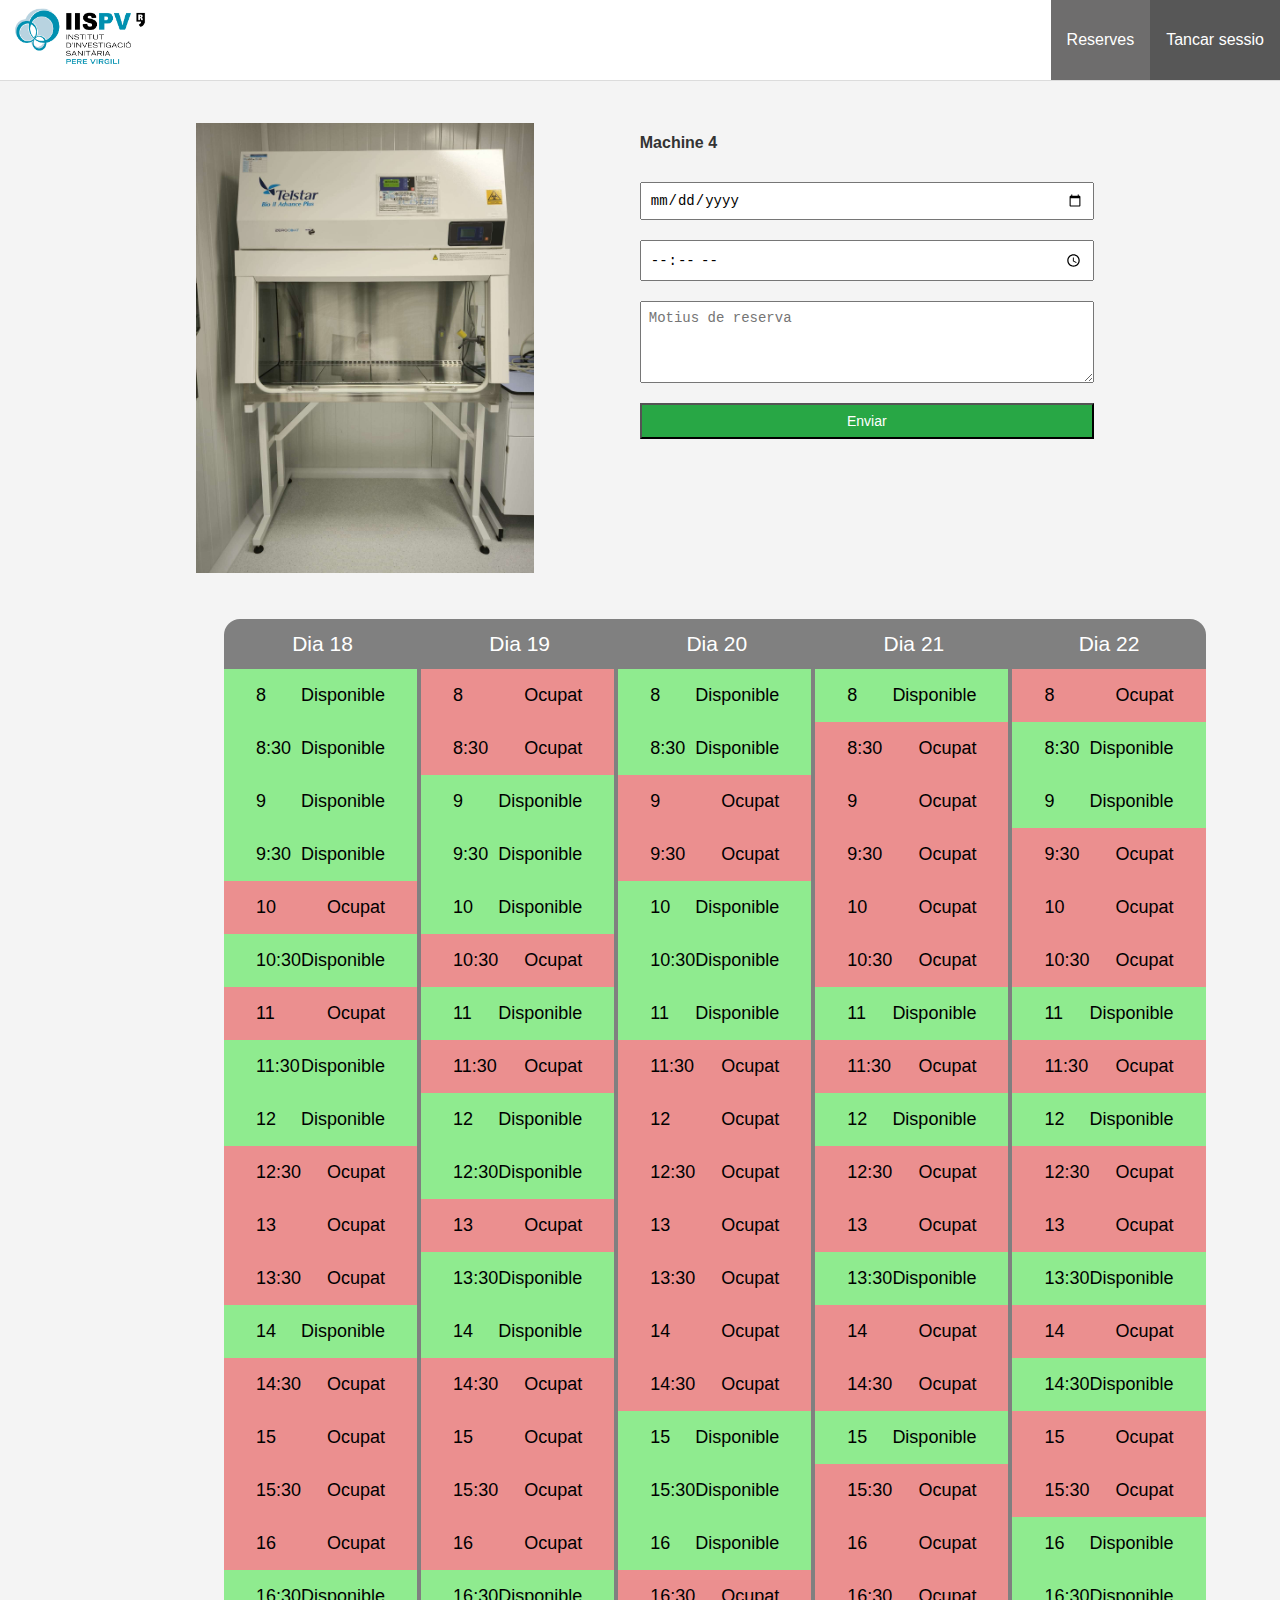
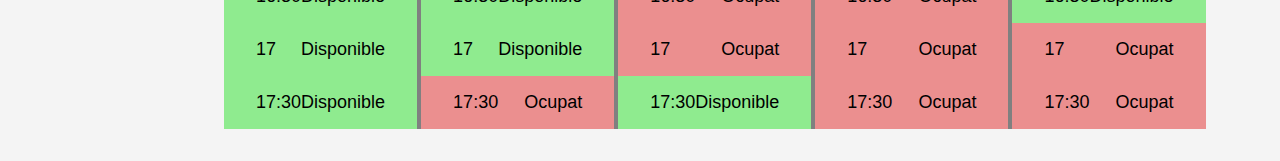
<file: pagina_web_1/Html/Machine4.html>
<!DOCTYPE html>
<html lang="en">
  <head>
    <meta charset="UTF-8" />
    <meta name="viewport" content="width=device-width, initial-scale=1.0" />
    <title>Machine 4</title>
    <link rel="stylesheet" href="../Css/style-machine.css" />
  </head>
  <body>
    <nav>
      <div class="navegador-logo">
        <img class="logo" src="../Assets/Logo.png" />
      </div>
      <div class="navegador-link">
        <a class="link-reserves" href="./Reserves.html">Reserves</a>
        <a class="link-tancar" href="./Index.html">Tancar sessio</a>
      </div>
    </nav>
    <div class="machine-section">
      <div class="machine-img">
        <img src="../Assets/SalaM4.jpg" alt="maquina 4" />
      </div>
      <div class="form-section">
        <h4>Machine 4</h4>
        <form>
          <input type="date" required />
          <input type="time" required />
          <textarea
            rows="4"
            cols="50"
            placeholder="Motius de reserva"
            required
          ></textarea>
          <button type="submit">Enviar</button>
        </form>
      </div>
    </div>
    <div class="calendar-container">
      <div class="day">
        <div class="calendar-day bordertop-left">Dia 18</div>
        <div class="calendar-hours">
          <div class="hours border-left available">
            <div class="hour">8</div>
            <div class="availability">Disponible</div>
          </div>
          <div class="hours border-left available">
            <div class="hour">8:30</div>
            <div class="availability">Disponible</div>
          </div>
          <div class="hours border-left available">
            <div class="hour">9</div>
            <div class="availability">Disponible</div>
          </div>
          <div class="hours border-left available">
            <div class="hour">9:30</div>
            <div class="availability">Disponible</div>
          </div>
          <div class="hours border-left taken">
            <div class="hour">10</div>
            <div class="availability">Ocupat</div>
          </div>
          <div class="hours border-left available">
            <div class="hour">10:30</div>
            <div class="availability">Disponible</div>
          </div>
          <div class="hours border-left taken">
            <div class="hour">11</div>
            <div class="availability">Ocupat</div>
          </div>
          <div class="hours border-left available">
            <div class="hour">11:30</div>
            <div class="availability">Disponible</div>
          </div>
          <div class="hours border-left available">
            <div class="hour">12</div>
            <div class="availability">Disponible</div>
          </div>
          <div class="hours border-left taken">
            <div class="hour">12:30</div>
            <div class="availability">Ocupat</div>
          </div>
          <div class="hours border-left taken">
            <div class="hour">13</div>
            <div class="availability">Ocupat</div>
          </div>
          <div class="hours border-left taken">
            <div class="hour">13:30</div>
            <div class="availability">Ocupat</div>
          </div>
          <div class="hours border-left available">
            <div class="hour">14</div>
            <div class="availability">Disponible</div>
          </div>
          <div class="hours border-left taken">
            <div class="hour">14:30</div>
            <div class="availability">Ocupat</div>
          </div>
          <div class="hours border-left taken">
            <div class="hour">15</div>
            <div class="availability">Ocupat</div>
          </div>
          <div class="hours border-left taken">
            <div class="hour">15:30</div>
            <div class="availability">Ocupat</div>
          </div>
          <div class="hours border-left taken">
            <div class="hour">16</div>
            <div class="availability">Ocupat</div>
          </div>
          <div class="hours border-left available">
            <div class="hour">16:30</div>
            <div class="availability">Disponible</div>
          </div>
          <div class="hours border-left available">
            <div class="hour">17</div>
            <div class="availability">Disponible</div>
          </div>
          <div class="hours border-left available">
            <div class="hour">17:30</div>
            <div class="availability">Disponible</div>
          </div>
        </div>
      </div>
      <div class="day">
        <div class="calendar-day">Dia 19</div>
        <div class="calendar-hours">
          <div class="hours border-left taken">
            <div class="hour">8</div>
            <div class="availability">Ocupat</div>
          </div>
          <div class="hours border-left taken">
            <div class="hour">8:30</div>
            <div class="availability">Ocupat</div>
          </div>
          <div class="hours border-left available">
            <div class="hour">9</div>
            <div class="availability">Disponible</div>
          </div>
          <div class="hours border-left available">
            <div class="hour">9:30</div>
            <div class="availability">Disponible</div>
          </div>
          <div class="hours border-left available">
            <div class="hour">10</div>
            <div class="availability">Disponible</div>
          </div>
          <div class="hours border-left taken">
            <div class="hour">10:30</div>
            <div class="availability">Ocupat</div>
          </div>
          <div class="hours border-left available">
            <div class="hour">11</div>
            <div class="availability">Disponible</div>
          </div>
          <div class="hours border-left taken">
            <div class="hour">11:30</div>
            <div class="availability">Ocupat</div>
          </div>
          <div class="hours border-left available">
            <div class="hour">12</div>
            <div class="availability">Disponible</div>
          </div>
          <div class="hours border-left available">
            <div class="hour">12:30</div>
            <div class="availability">Disponible</div>
          </div>
          <div class="hours border-left taken">
            <div class="hour">13</div>
            <div class="availability">Ocupat</div>
          </div>
          <div class="hours border-left available">
            <div class="hour">13:30</div>
            <div class="availability">Disponible</div>
          </div>
          <div class="hours border-left available">
            <div class="hour">14</div>
            <div class="availability">Disponible</div>
          </div>
          <div class="hours border-left taken">
            <div class="hour">14:30</div>
            <div class="availability">Ocupat</div>
          </div>
          <div class="hours border-left taken">
            <div class="hour">15</div>
            <div class="availability">Ocupat</div>
          </div>
          <div class="hours border-left taken">
            <div class="hour">15:30</div>
            <div class="availability">Ocupat</div>
          </div>
          <div class="hours border-left taken">
            <div class="hour">16</div>
            <div class="availability">Ocupat</div>
          </div>
          <div class="hours border-left available">
            <div class="hour">16:30</div>
            <div class="availability">Disponible</div>
          </div>
          <div class="hours border-left available">
            <div class="hour">17</div>
            <div class="availability">Disponible</div>
          </div>
          <div class="hours border-left taken">
            <div class="hour">17:30</div>
            <div class="availability">Ocupat</div>
          </div>
        </div>
      </div>
      <div class="day">
        <div class="calendar-day">Dia 20</div>
        <div class="calendar-hours">
          <div class="hours border-left available">
            <div class="hour">8</div>
            <div class="availability">Disponible</div>
          </div>
          <div class="hours border-left available">
            <div class="hour">8:30</div>
            <div class="availability">Disponible</div>
          </div>
          <div class="hours border-left taken">
            <div class="hour">9</div>
            <div class="availability">Ocupat</div>
          </div>
          <div class="hours border-left taken">
            <div class="hour">9:30</div>
            <div class="availability">Ocupat</div>
          </div>
          <div class="hours border-left available">
            <div class="hour">10</div>
            <div class="availability">Disponible</div>
          </div>
          <div class="hours border-left available">
            <div class="hour">10:30</div>
            <div class="availability">Disponible</div>
          </div>
          <div class="hours border-left available">
            <div class="hour">11</div>
            <div class="availability">Disponible</div>
          </div>
          <div class="hours border-left taken">
            <div class="hour">11:30</div>
            <div class="availability">Ocupat</div>
          </div>
          <div class="hours border-left taken">
            <div class="hour">12</div>
            <div class="availability">Ocupat</div>
          </div>
          <div class="hours border-left taken">
            <div class="hour">12:30</div>
            <div class="availability">Ocupat</div>
          </div>
          <div class="hours border-left taken">
            <div class="hour">13</div>
            <div class="availability">Ocupat</div>
          </div>
          <div class="hours border-left taken">
            <div class="hour">13:30</div>
            <div class="availability">Ocupat</div>
          </div>
          <div class="hours border-left taken">
            <div class="hour">14</div>
            <div class="availability">Ocupat</div>
          </div>
          <div class="hours border-left taken">
            <div class="hour">14:30</div>
            <div class="availability">Ocupat</div>
          </div>
          <div class="hours border-left available">
            <div class="hour">15</div>
            <div class="availability">Disponible</div>
          </div>
          <div class="hours border-left available">
            <div class="hour">15:30</div>
            <div class="availability">Disponible</div>
          </div>
          <div class="hours border-left available">
            <div class="hour">16</div>
            <div class="availability">Disponible</div>
          </div>
          <div class="hours border-left taken">
            <div class="hour">16:30</div>
            <div class="availability">Ocupat</div>
          </div>
          <div class="hours border-left taken">
            <div class="hour">17</div>
            <div class="availability">Ocupat</div>
          </div>
          <div class="hours border-left available">
            <div class="hour">17:30</div>
            <div class="availability">Disponible</div>
          </div>
        </div>
      </div>
      <div class="day">
        <div class="calendar-day">Dia 21</div>
        <div class="calendar-hours">
          <div class="hours border-left available">
            <div class="hour">8</div>
            <div class="availability">Disponible</div>
          </div>
          <div class="hours border-left taken ">
            <div class="hour">8:30</div>
            <div class="availability">Ocupat</div>
          </div>
          <div class="hours border-left taken ">
            <div class="hour">9</div>
            <div class="availability">Ocupat</div>
          </div>
          <div class="hours border-left taken ">
            <div class="hour">9:30</div>
            <div class="availability">Ocupat</div>
          </div>
          <div class="hours border-left taken ">
            <div class="hour">10</div>
            <div class="availability">Ocupat</div>
          </div>
          <div class="hours border-left taken ">
            <div class="hour">10:30</div>
            <div class="availability">Ocupat</div>
          </div>
          <div class="hours border-left available">
            <div class="hour">11</div>
            <div class="availability">Disponible</div>
          </div>
          <div class="hours border-left taken ">
            <div class="hour">11:30</div>
            <div class="availability">Ocupat</div>
          </div>
          <div class="hours border-left available">
            <div class="hour">12</div>
            <div class="availability">Disponible</div>
          </div>
          <div class="hours border-left taken ">
            <div class="hour">12:30</div>
            <div class="availability">Ocupat</div>
          </div>
          <div class="hours border-left taken ">
            <div class="hour">13</div>
            <div class="availability">Ocupat</div>
          </div>
          <div class="hours border-left available">
            <div class="hour">13:30</div>
            <div class="availability">Disponible</div>
          </div>
          <div class="hours border-left taken ">
            <div class="hour">14</div>
            <div class="availability">Ocupat</div>
          </div>
          <div class="hours border-left taken ">
            <div class="hour">14:30</div>
            <div class="availability">Ocupat</div>
          </div>
          <div class="hours border-left available">
            <div class="hour">15</div>
            <div class="availability">Disponible</div>
          </div>
          <div class="hours border-left taken ">
            <div class="hour">15:30</div>
            <div class="availability">Ocupat</div>
          </div>
          <div class="hours border-left taken ">
            <div class="hour">16</div>
            <div class="availability">Ocupat</div>
          </div>
          <div class="hours border-left taken ">
            <div class="hour">16:30</div>
            <div class="availability">Ocupat</div>
          </div>
          <div class="hours border-left taken ">
            <div class="hour">17</div>
            <div class="availability">Ocupat</div>
          </div>
          <div class="hours border-left taken ">
            <div class="hour">17:30</div>
            <div class="availability">Ocupat</div>
          </div>
        </div>
      </div>
      <div class="day">
        <div class="calendar-day bordertop-right">Dia 22</div>
        <div class="calendar-hours">
          <div class="hours taken">
            <div class="hour">8</div>
            <div class="availability">Ocupat</div>
          </div>
          <div class="hours available">
            <div class="hour">8:30</div>
            <div class="availability">Disponible</div>
          </div>
          <div class="hours available">
            <div class="hour">9</div>
            <div class="availability">Disponible</div>
          </div>
          <div class="hours taken">
            <div class="hour">9:30</div>
            <div class="availability">Ocupat</div>
          </div>
          <div class="hours taken">
            <div class="hour">10</div>
            <div class="availability">Ocupat</div>
          </div>
          <div class="hours taken">
            <div class="hour">10:30</div>
            <div class="availability">Ocupat</div>
          </div>
          <div class="hours available">
            <div class="hour">11</div>
            <div class="availability">Disponible</div>
          </div>
          <div class="hours taken">
            <div class="hour">11:30</div>
            <div class="availability">Ocupat</div>
          </div>
          <div class="hours available">
            <div class="hour">12</div>
            <div class="availability">Disponible</div>
          </div>
          <div class="hours taken">
            <div class="hour">12:30</div>
            <div class="availability">Ocupat</div>
          </div>
          <div class="hours taken">
            <div class="hour">13</div>
            <div class="availability">Ocupat</div>
          </div>
          <div class="hours available">
            <div class="hour">13:30</div>
            <div class="availability">Disponible</div>
          </div>
          <div class="hours taken">
            <div class="hour">14</div>
            <div class="availability">Ocupat</div>
          </div>
          <div class="hours available">
            <div class="hour">14:30</div>
            <div class="availability">Disponible</div>
          </div>
          <div class="hours taken">
            <div class="hour">15</div>
            <div class="availability">Ocupat</div>
          </div>
          <div class="hours taken">
            <div class="hour">15:30</div>
            <div class="availability">Ocupat</div>
          </div>
          <div class="hours available">
            <div class="hour">16</div>
            <div class="availability">Disponible</div>
          </div>
          <div class="hours available">
            <div class="hour">16:30</div>
            <div class="availability">Disponible</div>
          </div>
          <div class="hours taken">
            <div class="hour">17</div>
            <div class="availability">Ocupat</div>
          </div>
          <div class="hours taken">
            <div class="hour">17:30</div>
            <div class="availability">Ocupat</div>
          </div>
        </div>
      </div>
    </div>
  </body>
</html>
</file>
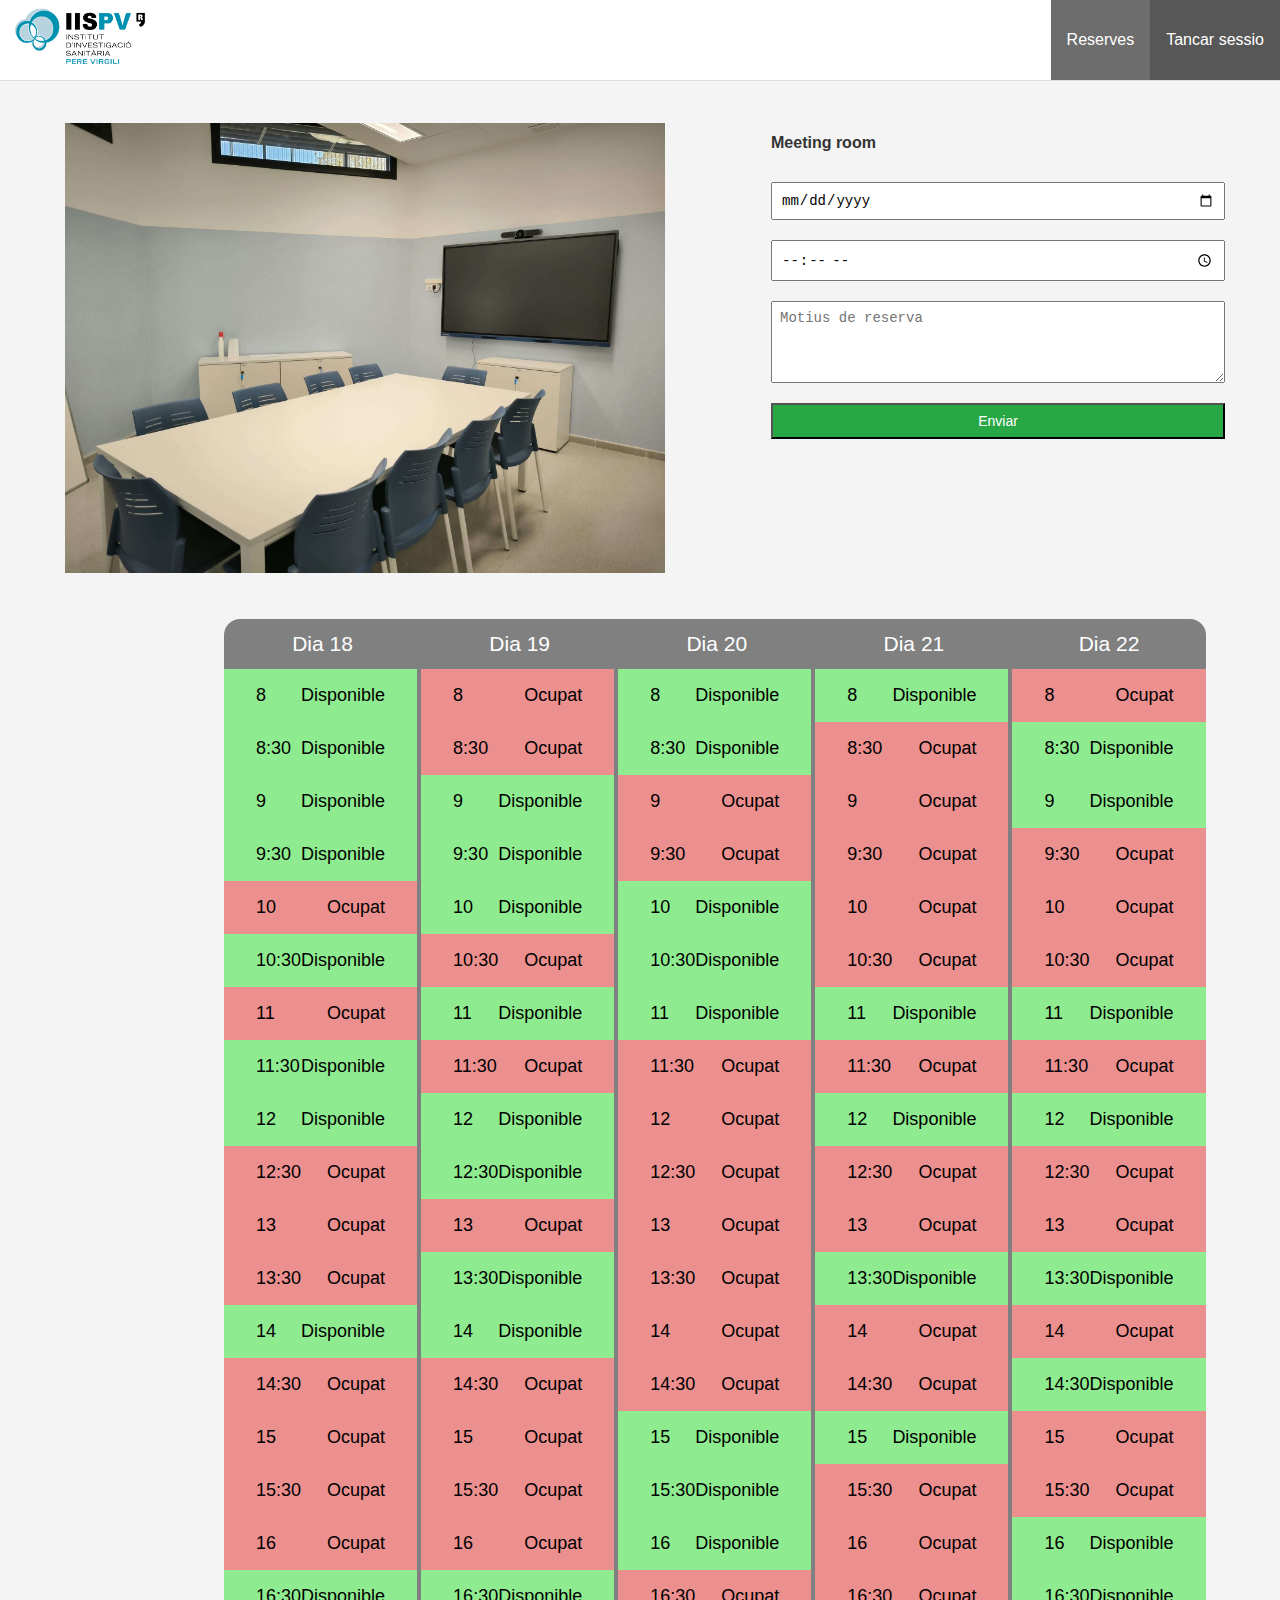
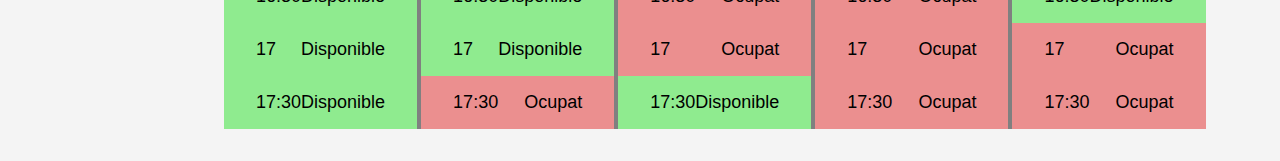
<file: pagina_web_1/Html/Meetingroom.html>
<!DOCTYPE html>
<html lang="en">
  <head>
    <meta charset="UTF-8" />
    <meta name="viewport" content="width=device-width, initial-scale=1.0" />
    <title>Meetingroom</title>
    <link rel="stylesheet" href="../Css/style-machine.css" />
  </head>
  <body>
    <nav>
      <div class="navegador-logo">
        <img class="logo" src="../Assets/Logo.png" />
      </div>
      <div class="navegador-link">
        <a class="link-reserves" href="./Reserves.html">Reserves</a>
        <a class="link-tancar" href="./Index.html">Tancar sessio</a>
      </div>
    </nav>
    <div class="machine-section">
      <div class="machine-img">
        <img src="../Assets/SalaR.jpg" alt="Meeting Room" />
      </div>
      <div class="form-section">
        <h4>Meeting room</h4>
        <form>
          <input type="date" required />
          <input type="time" required />
          <textarea
            rows="4"
            cols="50"
            placeholder="Motius de reserva"
            required
          ></textarea>
          <button type="submit">Enviar</button>
        </form>
      </div>
    </div>
    <div class="calendar-container">
      <div class="day">
        <div class="calendar-day bordertop-left">Dia 18</div>
        <div class="calendar-hours">
          <div class="hours border-left available">
            <div class="hour">8</div>
            <div class="availability">Disponible</div>
          </div>
          <div class="hours border-left available">
            <div class="hour">8:30</div>
            <div class="availability">Disponible</div>
          </div>
          <div class="hours border-left available">
            <div class="hour">9</div>
            <div class="availability">Disponible</div>
          </div>
          <div class="hours border-left available">
            <div class="hour">9:30</div>
            <div class="availability">Disponible</div>
          </div>
          <div class="hours border-left taken">
            <div class="hour">10</div>
            <div class="availability">Ocupat</div>
          </div>
          <div class="hours border-left available">
            <div class="hour">10:30</div>
            <div class="availability">Disponible</div>
          </div>
          <div class="hours border-left taken">
            <div class="hour">11</div>
            <div class="availability">Ocupat</div>
          </div>
          <div class="hours border-left available">
            <div class="hour">11:30</div>
            <div class="availability">Disponible</div>
          </div>
          <div class="hours border-left available">
            <div class="hour">12</div>
            <div class="availability">Disponible</div>
          </div>
          <div class="hours border-left taken">
            <div class="hour">12:30</div>
            <div class="availability">Ocupat</div>
          </div>
          <div class="hours border-left taken">
            <div class="hour">13</div>
            <div class="availability">Ocupat</div>
          </div>
          <div class="hours border-left taken">
            <div class="hour">13:30</div>
            <div class="availability">Ocupat</div>
          </div>
          <div class="hours border-left available">
            <div class="hour">14</div>
            <div class="availability">Disponible</div>
          </div>
          <div class="hours border-left taken">
            <div class="hour">14:30</div>
            <div class="availability">Ocupat</div>
          </div>
          <div class="hours border-left taken">
            <div class="hour">15</div>
            <div class="availability">Ocupat</div>
          </div>
          <div class="hours border-left taken">
            <div class="hour">15:30</div>
            <div class="availability">Ocupat</div>
          </div>
          <div class="hours border-left taken">
            <div class="hour">16</div>
            <div class="availability">Ocupat</div>
          </div>
          <div class="hours border-left available">
            <div class="hour">16:30</div>
            <div class="availability">Disponible</div>
          </div>
          <div class="hours border-left available">
            <div class="hour">17</div>
            <div class="availability">Disponible</div>
          </div>
          <div class="hours border-left available">
            <div class="hour">17:30</div>
            <div class="availability">Disponible</div>
          </div>
        </div>
      </div>
      <div class="day">
        <div class="calendar-day">Dia 19</div>
        <div class="calendar-hours">
          <div class="hours border-left taken">
            <div class="hour">8</div>
            <div class="availability">Ocupat</div>
          </div>
          <div class="hours border-left taken">
            <div class="hour">8:30</div>
            <div class="availability">Ocupat</div>
          </div>
          <div class="hours border-left available">
            <div class="hour">9</div>
            <div class="availability">Disponible</div>
          </div>
          <div class="hours border-left available">
            <div class="hour">9:30</div>
            <div class="availability">Disponible</div>
          </div>
          <div class="hours border-left available">
            <div class="hour">10</div>
            <div class="availability">Disponible</div>
          </div>
          <div class="hours border-left taken">
            <div class="hour">10:30</div>
            <div class="availability">Ocupat</div>
          </div>
          <div class="hours border-left available">
            <div class="hour">11</div>
            <div class="availability">Disponible</div>
          </div>
          <div class="hours border-left taken">
            <div class="hour">11:30</div>
            <div class="availability">Ocupat</div>
          </div>
          <div class="hours border-left available">
            <div class="hour">12</div>
            <div class="availability">Disponible</div>
          </div>
          <div class="hours border-left available">
            <div class="hour">12:30</div>
            <div class="availability">Disponible</div>
          </div>
          <div class="hours border-left taken">
            <div class="hour">13</div>
            <div class="availability">Ocupat</div>
          </div>
          <div class="hours border-left available">
            <div class="hour">13:30</div>
            <div class="availability">Disponible</div>
          </div>
          <div class="hours border-left available">
            <div class="hour">14</div>
            <div class="availability">Disponible</div>
          </div>
          <div class="hours border-left taken">
            <div class="hour">14:30</div>
            <div class="availability">Ocupat</div>
          </div>
          <div class="hours border-left taken">
            <div class="hour">15</div>
            <div class="availability">Ocupat</div>
          </div>
          <div class="hours border-left taken">
            <div class="hour">15:30</div>
            <div class="availability">Ocupat</div>
          </div>
          <div class="hours border-left taken">
            <div class="hour">16</div>
            <div class="availability">Ocupat</div>
          </div>
          <div class="hours border-left available">
            <div class="hour">16:30</div>
            <div class="availability">Disponible</div>
          </div>
          <div class="hours border-left available">
            <div class="hour">17</div>
            <div class="availability">Disponible</div>
          </div>
          <div class="hours border-left taken">
            <div class="hour">17:30</div>
            <div class="availability">Ocupat</div>
          </div>
        </div>
      </div>
      <div class="day">
        <div class="calendar-day">Dia 20</div>
        <div class="calendar-hours">
          <div class="hours border-left available">
            <div class="hour">8</div>
            <div class="availability">Disponible</div>
          </div>
          <div class="hours border-left available">
            <div class="hour">8:30</div>
            <div class="availability">Disponible</div>
          </div>
          <div class="hours border-left taken">
            <div class="hour">9</div>
            <div class="availability">Ocupat</div>
          </div>
          <div class="hours border-left taken">
            <div class="hour">9:30</div>
            <div class="availability">Ocupat</div>
          </div>
          <div class="hours border-left available">
            <div class="hour">10</div>
            <div class="availability">Disponible</div>
          </div>
          <div class="hours border-left available">
            <div class="hour">10:30</div>
            <div class="availability">Disponible</div>
          </div>
          <div class="hours border-left available">
            <div class="hour">11</div>
            <div class="availability">Disponible</div>
          </div>
          <div class="hours border-left taken">
            <div class="hour">11:30</div>
            <div class="availability">Ocupat</div>
          </div>
          <div class="hours border-left taken">
            <div class="hour">12</div>
            <div class="availability">Ocupat</div>
          </div>
          <div class="hours border-left taken">
            <div class="hour">12:30</div>
            <div class="availability">Ocupat</div>
          </div>
          <div class="hours border-left taken">
            <div class="hour">13</div>
            <div class="availability">Ocupat</div>
          </div>
          <div class="hours border-left taken">
            <div class="hour">13:30</div>
            <div class="availability">Ocupat</div>
          </div>
          <div class="hours border-left taken">
            <div class="hour">14</div>
            <div class="availability">Ocupat</div>
          </div>
          <div class="hours border-left taken">
            <div class="hour">14:30</div>
            <div class="availability">Ocupat</div>
          </div>
          <div class="hours border-left available">
            <div class="hour">15</div>
            <div class="availability">Disponible</div>
          </div>
          <div class="hours border-left available">
            <div class="hour">15:30</div>
            <div class="availability">Disponible</div>
          </div>
          <div class="hours border-left available">
            <div class="hour">16</div>
            <div class="availability">Disponible</div>
          </div>
          <div class="hours border-left taken">
            <div class="hour">16:30</div>
            <div class="availability">Ocupat</div>
          </div>
          <div class="hours border-left taken">
            <div class="hour">17</div>
            <div class="availability">Ocupat</div>
          </div>
          <div class="hours border-left available">
            <div class="hour">17:30</div>
            <div class="availability">Disponible</div>
          </div>
        </div>
      </div>
      <div class="day">
        <div class="calendar-day">Dia 21</div>
        <div class="calendar-hours">
          <div class="hours border-left available">
            <div class="hour">8</div>
            <div class="availability">Disponible</div>
          </div>
          <div class="hours border-left taken">
            <div class="hour">8:30</div>
            <div class="availability">Ocupat</div>
          </div>
          <div class="hours border-left taken">
            <div class="hour">9</div>
            <div class="availability">Ocupat</div>
          </div>
          <div class="hours border-left taken">
            <div class="hour">9:30</div>
            <div class="availability">Ocupat</div>
          </div>
          <div class="hours border-left taken">
            <div class="hour">10</div>
            <div class="availability">Ocupat</div>
          </div>
          <div class="hours border-left taken">
            <div class="hour">10:30</div>
            <div class="availability">Ocupat</div>
          </div>
          <div class="hours border-left available">
            <div class="hour">11</div>
            <div class="availability">Disponible</div>
          </div>
          <div class="hours border-left taken">
            <div class="hour">11:30</div>
            <div class="availability">Ocupat</div>
          </div>
          <div class="hours border-left available">
            <div class="hour">12</div>
            <div class="availability">Disponible</div>
          </div>
          <div class="hours border-left taken">
            <div class="hour">12:30</div>
            <div class="availability">Ocupat</div>
          </div>
          <div class="hours border-left taken">
            <div class="hour">13</div>
            <div class="availability">Ocupat</div>
          </div>
          <div class="hours border-left available">
            <div class="hour">13:30</div>
            <div class="availability">Disponible</div>
          </div>
          <div class="hours border-left taken">
            <div class="hour">14</div>
            <div class="availability">Ocupat</div>
          </div>
          <div class="hours border-left taken">
            <div class="hour">14:30</div>
            <div class="availability">Ocupat</div>
          </div>
          <div class="hours border-left available">
            <div class="hour">15</div>
            <div class="availability">Disponible</div>
          </div>
          <div class="hours border-left taken">
            <div class="hour">15:30</div>
            <div class="availability">Ocupat</div>
          </div>
          <div class="hours border-left taken">
            <div class="hour">16</div>
            <div class="availability">Ocupat</div>
          </div>
          <div class="hours border-left taken">
            <div class="hour">16:30</div>
            <div class="availability">Ocupat</div>
          </div>
          <div class="hours border-left taken">
            <div class="hour">17</div>
            <div class="availability">Ocupat</div>
          </div>
          <div class="hours border-left taken">
            <div class="hour">17:30</div>
            <div class="availability">Ocupat</div>
          </div>
        </div>
      </div>
      <div class="day">
        <div class="calendar-day bordertop-right">Dia 22</div>
        <div class="calendar-hours">
          <div class="hours taken">
            <div class="hour">8</div>
            <div class="availability">Ocupat</div>
          </div>
          <div class="hours available">
            <div class="hour">8:30</div>
            <div class="availability">Disponible</div>
          </div>
          <div class="hours available">
            <div class="hour">9</div>
            <div class="availability">Disponible</div>
          </div>
          <div class="hours taken">
            <div class="hour">9:30</div>
            <div class="availability">Ocupat</div>
          </div>
          <div class="hours taken">
            <div class="hour">10</div>
            <div class="availability">Ocupat</div>
          </div>
          <div class="hours taken">
            <div class="hour">10:30</div>
            <div class="availability">Ocupat</div>
          </div>
          <div class="hours available">
            <div class="hour">11</div>
            <div class="availability">Disponible</div>
          </div>
          <div class="hours taken">
            <div class="hour">11:30</div>
            <div class="availability">Ocupat</div>
          </div>
          <div class="hours available">
            <div class="hour">12</div>
            <div class="availability">Disponible</div>
          </div>
          <div class="hours taken">
            <div class="hour">12:30</div>
            <div class="availability">Ocupat</div>
          </div>
          <div class="hours taken">
            <div class="hour">13</div>
            <div class="availability">Ocupat</div>
          </div>
          <div class="hours available">
            <div class="hour">13:30</div>
            <div class="availability">Disponible</div>
          </div>
          <div class="hours taken">
            <div class="hour">14</div>
            <div class="availability">Ocupat</div>
          </div>
          <div class="hours available">
            <div class="hour">14:30</div>
            <div class="availability">Disponible</div>
          </div>
          <div class="hours taken">
            <div class="hour">15</div>
            <div class="availability">Ocupat</div>
          </div>
          <div class="hours taken">
            <div class="hour">15:30</div>
            <div class="availability">Ocupat</div>
          </div>
          <div class="hours available">
            <div class="hour">16</div>
            <div class="availability">Disponible</div>
          </div>
          <div class="hours available">
            <div class="hour">16:30</div>
            <div class="availability">Disponible</div>
          </div>
          <div class="hours taken">
            <div class="hour">17</div>
            <div class="availability">Ocupat</div>
          </div>
          <div class="hours taken">
            <div class="hour">17:30</div>
            <div class="availability">Ocupat</div>
          </div>
        </div>
      </div>
    </div>
  </body>
</html>
</file>
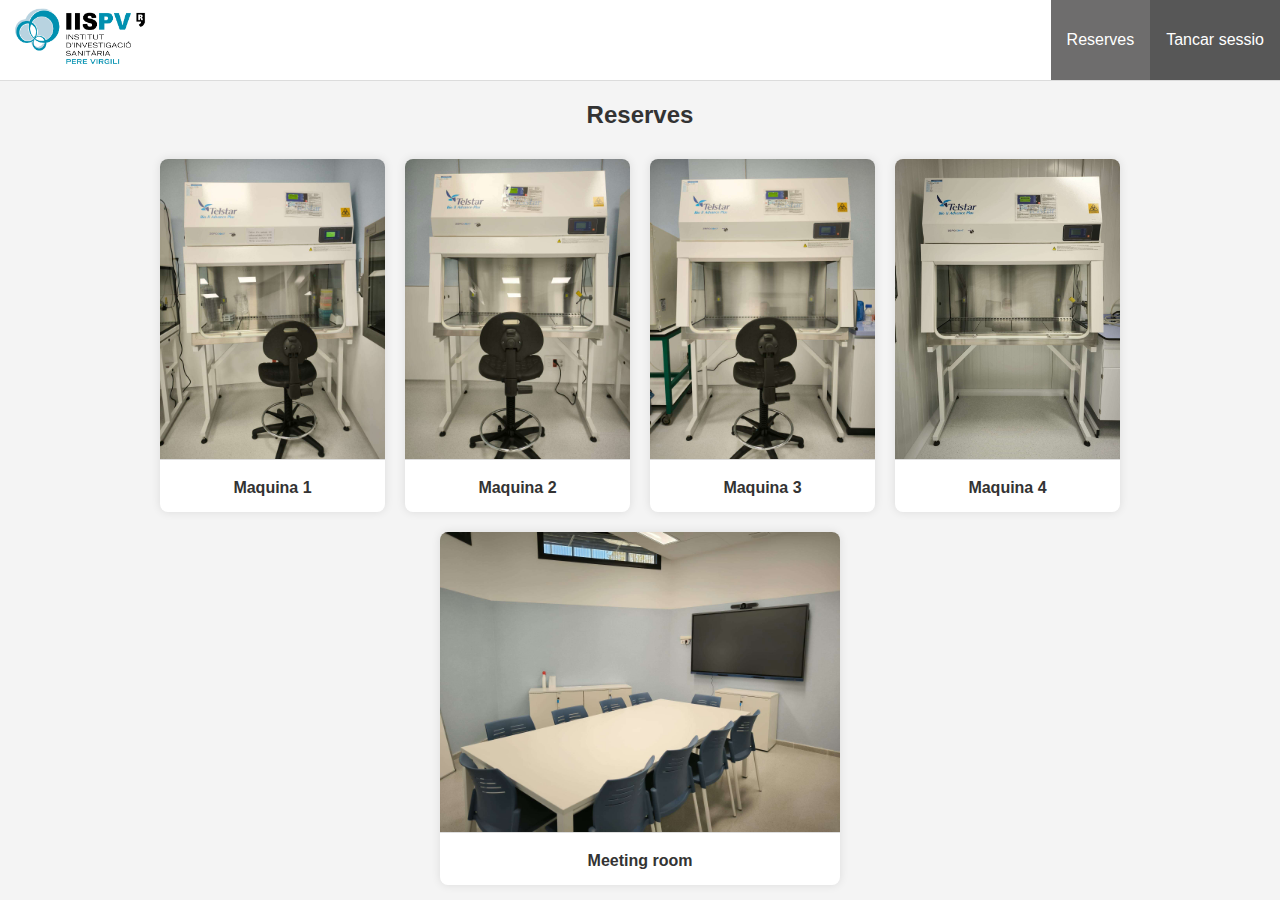
<file: pagina_web_1/Html/Reserves.html>
<!DOCTYPE html>
<html lang="en">
  <head>
    <meta charset="UTF-8" />
    <meta name="viewport" content="width=device-width, initial-scale=1.0" />
    <title>Reserves</title>
    <link rel="stylesheet" href="../Css/style-reserves.css" />
  </head>
  <body>
    <nav>
      <div class="navegador-logo">
        <img class="logo" src="../Assets/Logo.png" />
      </div>
      <div class="navegador-link">
        <a class="link-reserves" href="./Reserves.html">Reserves</a>
        <a class="link-tancar" href="./Index.html">Tancar sessio</a>
      </div>
    </nav>
    <div class="reserves-container">
      <div class="reserves-container-title">
        <h2>Reserves</h2>
      </div>
      <div class="reserves-container-cardcenter">
        <div class="card card-bioseguridad1">
          <a href="./Machine1.html">
            <img src="../Assets/SalaM1.jpg" alt="cabina bioseguridad 1" />
            <div class="card-room">
              <h4>Maquina 1</h4>
            </div>
          </a>
        </div>
        <div class="card card-bioseguridad2">
          <a href="./Machine2.html">
            <img src="../Assets/SalaM2.jpg" alt="cabina bioseguridad 2" />
            <div class="card-room">
              <h4>Maquina 2</h4>
            </div>
          </a>
        </div>
        <div class="card card-bioseguridad3">
          <a href="./Machine3.html">
            <img src="../Assets/SalaM3.jpg" alt="cabina bioseguridad 3" />
            <div class="card-room">
              <h4>Maquina 3</h4>
            </div>
          </a>
        </div>
        <div class="card card-bioseguridad4">
          <a href="./Machine4.html">
            <img src="../Assets/SalaM4.jpg" alt="cabina bioseguridad 4" />
            <div class="card-room">
              <h4>Maquina 4</h4>
            </div>
          </a>
        </div>
      </div>
      <div class="reserves-container-cardbottom">
        <div class="card card-Meetingroom">
          <a href="./Meetingroom.html">
            <img src="../Assets/SalaR.jpg" alt="Sala reuniones" />
            <div class="card-room">
              <h4>Meeting room</h4>
            </div>
          </a>
        </div>
      </div>
    </div>
  </body>
</html>
</file>
<file: pagina_web_1/Css/style-index.css>
body {
  font-family: "Arial", sans-serif;

  margin: 0;
  padding: 0;

  display: flex;
  align-items: center;
  justify-content: center;

  height: 100vh;
}
.login-container {
  display: flex;
  flex-direction: column;
  justify-content: center;
  align-items: center;
}
.logo-login > img {
  height: 150px;
  width: auto;
}
form {
  display: flex;
  flex-direction: column;
  justify-content: space-between;
  gap: 1rem;

  background-color: #cdcccc;
  padding: 20px;
  border-radius: 0.5rem;
  box-shadow: 0 0 10px rgba(0, 0, 0, 0.1);
  width: 500px;
  height: 300px;
}
p {
  margin: 10px;
}
input {
  width: 100%;
  padding: 8px;
  margin-top: 5px;
  box-sizing: border-box;
}
.forgotten-password {
  display: flex;
  justify-content: end;
}
.forgotten-password > a {
  color: #666;
  font-size: 12px;
  padding-right: 12px;
}
.button-container {
  display: flex;
  justify-content: center;
  align-items: center;
}
a.login-button {
  display: flex;
  justify-content: center;
  align-items: center;
  cursor: pointer;

  color: white;
  background-color: #0056b3;
  text-decoration: none;

  border: 1px solid #287092;
  border-radius: 0.5rem;

  height: 2rem;
  width: 11rem;
  text-align: center;
  padding: 10px;
  font-size: 14px;
}
a.login-button:hover {
  background-color: #287092;
}
.checkbox-container {
  display: flex;
  flex-direction: row;
  justify-content: center;
  align-items: center;
  padding-right: 1rem;
}
.checkbox-container > input {
  width: 5%;
}
.checkbox-container > label {
  font-size: 12px;
}
</file>
<file: pagina_web_1/Css/style-machine.css>
body {
  font-family: "Arial", sans-serif;
  background-color: #f4f4f4;
  margin: 0;
  padding: 0;
  display: flex;
  flex-direction: column;
  align-items: center;
}
nav {
  display: flex;
  width: 100%;
  background-color: #ffffff;
  border-bottom: 1.5px solid rgb(220, 220, 220);
}
.navegador-logo {
  height: 80px;
  width: 200px;
}
.logo {
  width: 100%;
  height: 100%;
}
.navegador-link {
  width: 100%;
  display: flex;
  justify-content: end;
  align-items: center;
}
.link-reserves {
  display: flex;
  justify-content: center;
  align-items: center;
  text-decoration: none;
  color: white;
  background-color: #6e6d6d;
  width: auto;
  height: 100%;
  padding: 0 1rem;
}
.link-reserves:hover {
  background-color: #287092;
}
.link-tancar {
  display: flex;
  justify-content: center;
  align-items: center;
  text-decoration: none;
  color: white;
  background-color: #575757;
  width: auto;
  height: 100%;
  padding: 0 1rem;
}
.link-tancar:hover {
  background-color: #287092;
}
.machine-section{
  display: flex;
  gap: 6rem;
  margin: 2rem 0;
}

.machine-img {
  margin: 10px;
}
.machine-img > img {
  width: auto;
  height: 450px;
}
svg {
  width: 50px;
  height: 50px;
  fill: #007bff;
}
h4 {
  color: #333;
  margin-bottom: 20px;
}
form {
  display: flex;
  flex-direction: column;
  align-items: center;
}
input,
textarea,
button {
  margin: 10px 0;
  padding: 0.5rem;
  box-sizing: border-box;
  width: 100%;
  font-size: 14px;
}
input[type="date"],
input[type="time"] {
  width: calc(50%-5px);
}
textarea {
  resize: vertical;
}
button {
  background-color: #28a745;
  color: #fff;
  cursor: pointer;
  transition: background-color 0.3s ease;
}
button:hover {
  background-color: #218838;
}

.calendar-container {
  display: flex;
  flex-direction: row;
  width: 65%;
  background-color: #ffffff;

  border-radius: 1rem;
  margin-bottom: 2rem;
}
.day {
  display: flex;
  flex-direction: column;
  align-items: center;
  justify-content: center;
  width: calc(200vh / 5);
}
.calendar-day {
  display: flex;
  flex-direction: column;
  justify-content: center;
  align-items: center;

  width: 100%;
  height: 50px;
  font-size: 21px;

  color: #ffffff;
  background-color: grey;
}
.bordertop-left {
  border-top-left-radius: 1rem;
}
.bordertop-right {
  border-top-right-radius: 1rem;
}
.calendar-hours {
  width: 100%;
  display: flex;
  flex-direction: column;
}
.hours {
  display: flex;
  justify-content: space-between;
  padding: 1rem 2rem;
  font-size: 18px;
}
.border-left {
  border-right: 4px solid grey;
}
.available {
  background-color: rgb(143, 235, 143);
}
.taken {
  background-color: rgb(235, 143, 143);
}
</file>
<file: pagina_web_1/Css/style-reserves.css>
body {
  font-family: "Arial", sans-serif;
  background-color: #f4f4f4;
  margin: 0;
  padding: 0;
  display: flex;
  flex-wrap: wrap;
  justify-content: space-around;
}
nav {
  display: flex;
  width: 100%;
  background-color: #ffffff;
  border-bottom: 1.5px solid rgb(220, 220, 220);
}
.navegador-logo {
  height: 80px;
  width: 200px;
}
.logo {
  width: 100%;
  height: 100%;
}
.navegador-link {
  width: 100%;
  display: flex;
  justify-content: end;
  align-items: center;
}
.link-reserves {
  display: flex;
  justify-content: center;
  align-items: center;
  text-decoration: none;
  color: white;
  background-color: #6e6d6d;
  width: auto;
  height: 100%;
  padding: 0 1rem;
}
.link-reserves:hover {
  background-color: #287092;
}
.link-tancar {
  display: flex;
  justify-content: center;
  align-items: center;
  text-decoration: none;
  color: white;
  background-color: #575757;
  width: auto;
  height: 100%;
  padding: 0 1rem;
}
.link-tancar:hover {
  background-color: #287092;
}
.reserves-container {
  display: flex;
  flex-direction: column;
  justify-content: center;
  align-items: center;
}
h2 {
  text-align: center;
  color: #333;
}
.reserves-container-cardcenter {
  display: flex;
  justify-content: center;
  align-items: center;
}
.card {
  background-color: #fff;
  border-radius: 0.5rem;
  box-shadow: 0 0 10px rgba(0, 0, 0, 0.1);
  margin: 10px;
  overflow: hidden;
  transition: transform 0.3s ease;
}
.card > a {
  text-decoration: none;
}
.card:hover {
  transform: scale(1.05);
}
img {
  width: auto;
  height: 300px;

  border-bottom: 1px solid #ddd;
}
.card-room {
  padding: 15px;
  text-align: center;
}
h4 {
  margin: 0;
  color: #333;
}
</file>
